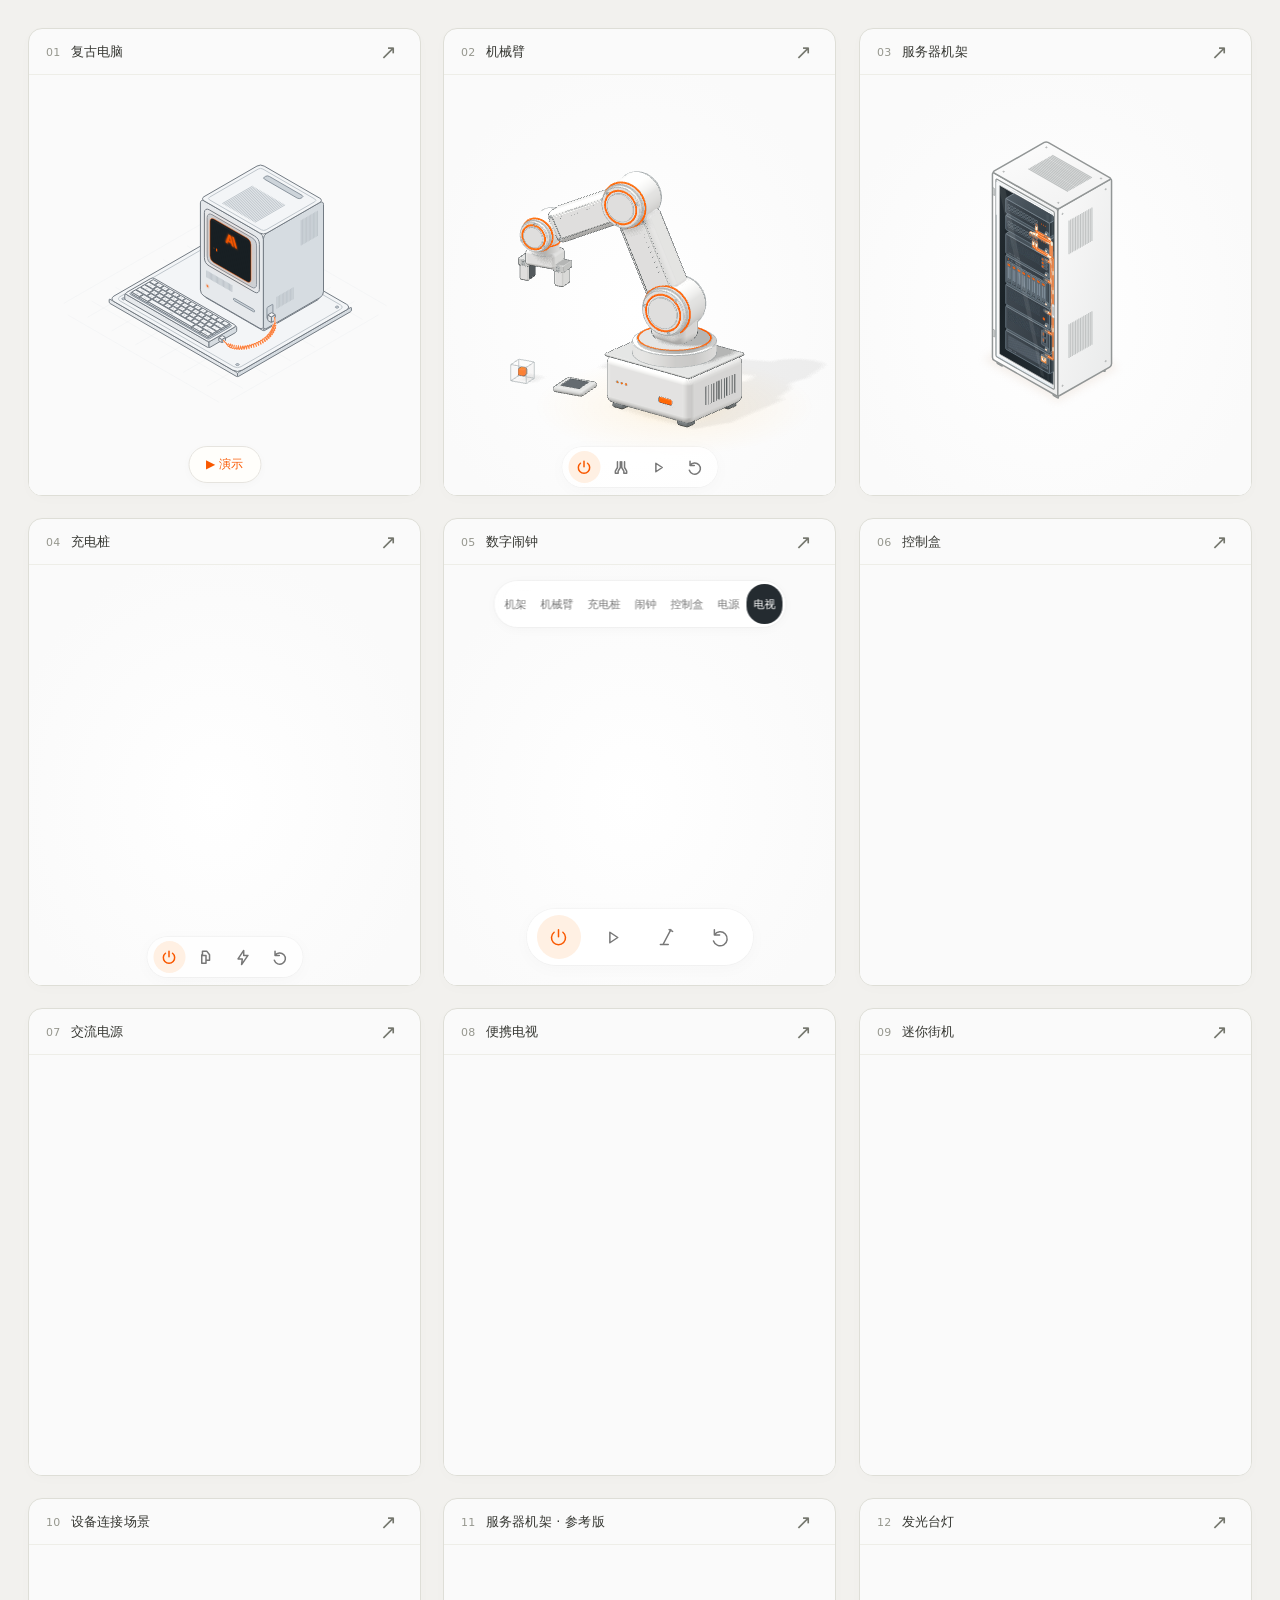
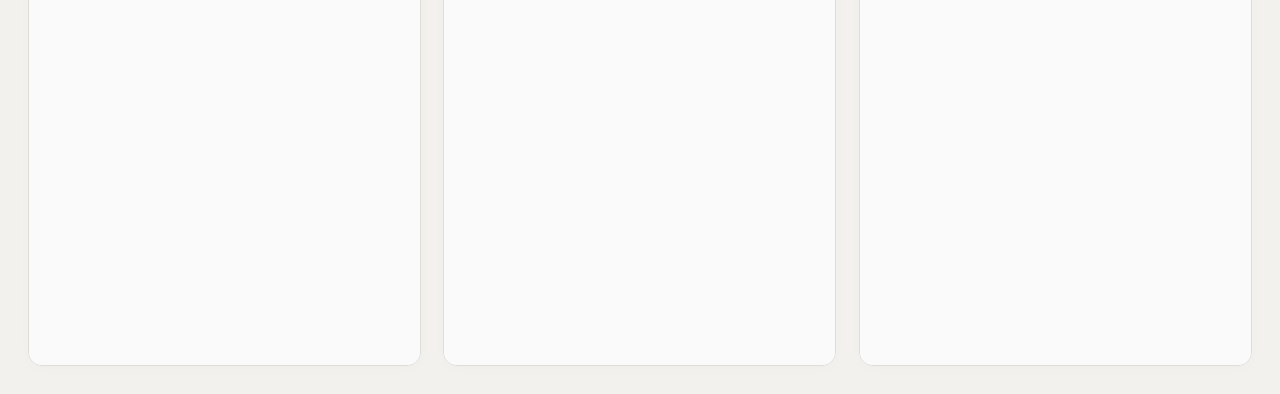
<file: index.html>
<!doctype html><html lang="zh-CN"><head><meta charset="utf-8"><meta name="viewport" content="width=device-width,initial-scale=1"><title>交互物件宫格</title><meta http-equiv="refresh" content="0;url=rack.html"><script>location.replace('rack.html'+location.search+location.hash)</script></head><body><a href="rack.html">打开作品宫格</a></body></html>
</file>
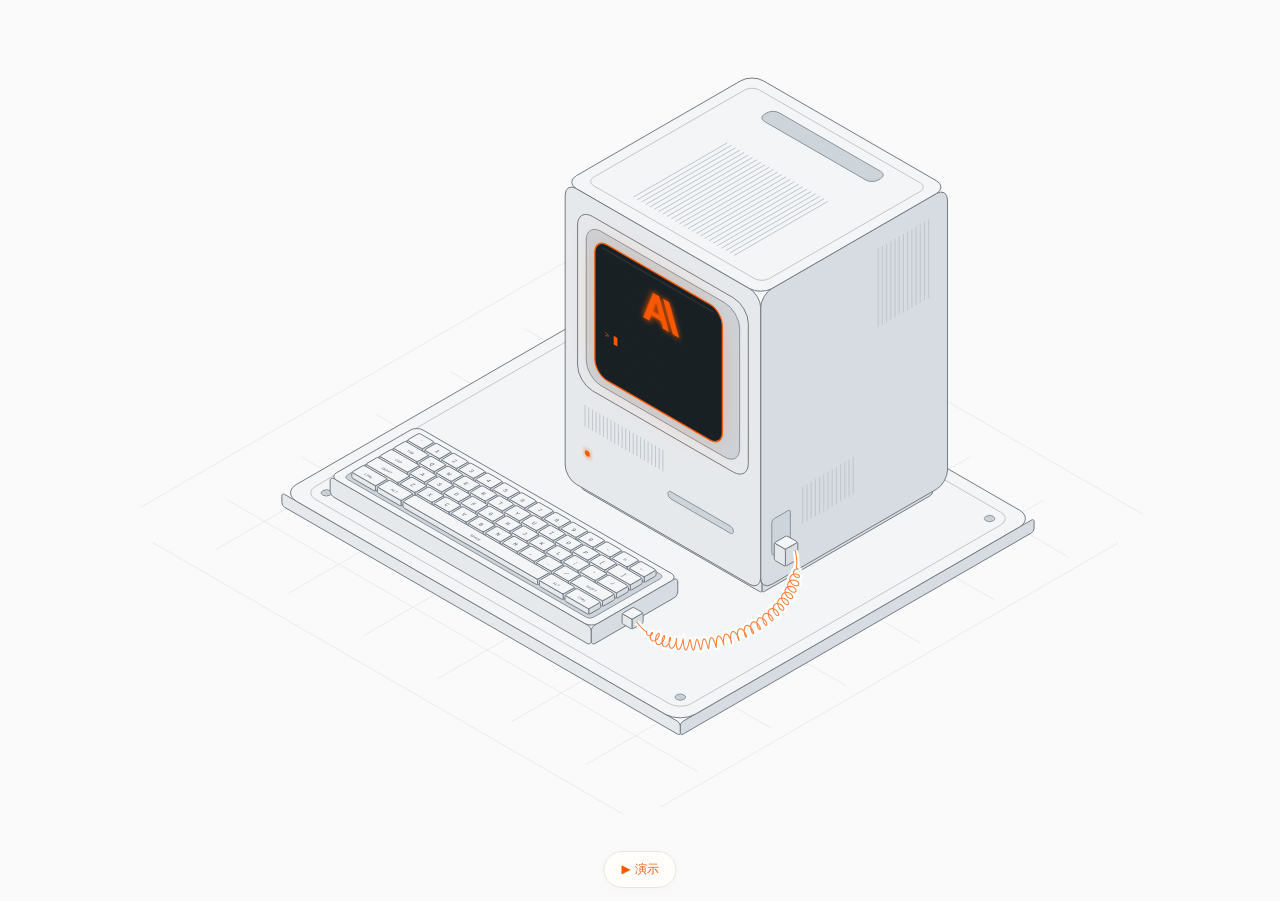
<file: collection/computer/index.html>
<!doctype html>
<html lang="zh-CN">
<head>
<meta charset="UTF-8">
<meta name="viewport" content="width=device-width,initial-scale=1">
<meta name="theme-color" content="#101113">
<meta name="description" content="可交互的 SVG 等距复古电脑：打字、开关机、线缆信号与可调发光颜色。">
<title>交互物件 · 设备收藏</title>
<style>
:root{color-scheme:dark;--bg:#101113;--panel:#17181a;--line:#626467;--detail:#34373a;--body:#202224;--top:#2a2d30;--side:#191b1d;--ink:#a3a6aa;--bright:#eeefed;--accent:#f95800;--hi:#f95800;--wash:#f9580012}
*{box-sizing:border-box}body{margin:0;background:var(--bg);color:var(--ink);font-family:"SFMono-Regular",Consolas,"Microsoft YaHei",monospace;-webkit-font-smoothing:antialiased;font-size:13px;font-variant-numeric:tabular-nums}button,input{font:inherit}button{cursor:pointer}button:focus-visible,input:focus-visible,a:focus-visible{outline:2px solid var(--accent);outline-offset:5px}button:active{transform:scale(.96)}button{transition:transform 140ms ease-out,color 140ms ease-out,background 140ms ease-out}main{max-width:1280px;margin:auto;padding:34px 36px 26px}.topbar{display:flex;align-items:center;justify-content:space-between;padding-bottom:26px;border-bottom:1px solid #2b2d30}.brand{color:var(--bright);display:flex;align-items:center;gap:12px}.brand i{width:8px;height:8px;border-radius:50%;background:var(--accent);box-shadow:0 0 12px var(--accent)}.edition{font-size:11px;color:#81858a}.layout{display:grid;grid-template-columns:230px minmax(0,1fr);gap:36px;padding-top:30px}.sidebar{display:flex;flex-direction:column}.eyebrow{font-size:11px;color:#85898f;margin:0 0 18px}.object-nav{background:#1b1d20;border:1px solid #34363a;border-radius:12px;min-height:52px;padding:15px 16px;text-align:left;color:var(--bright);display:flex;gap:17px;align-items:center}.object-nav span:first-child{color:var(--accent)}h1{font-size:28px;line-height:1.4;font-weight:500;color:var(--bright);text-wrap:balance;margin:38px 0 14px}.description{font-family:"Microsoft YaHei",sans-serif;font-size:13px;line-height:1.9;max-width:225px;text-wrap:pretty}.rule{width:28px;height:1px;background:var(--accent);margin-top:26px}.controls{margin-top:26px}.controls label,.controls-title{display:block;font-size:11px;color:#a0a3a8;margin-bottom:12px}.palette{display:flex;gap:6px;flex-wrap:wrap}.swatch{width:40px;height:40px;background:none;border:1px solid transparent;border-radius:50%;display:grid;place-items:center;padding:0}.swatch i{width:14px;height:14px;background:var(--sw);border-radius:50%}.swatch[aria-pressed=true]{border-color:#74777c}.swatch[aria-pressed=true] i{box-shadow:0 0 14px var(--sw)}.actions{display:grid;gap:10px;margin-top:24px}.action{min-height:42px;border:1px solid #34363a;border-radius:8px;background:#1b1d20;color:#c3c6c9;text-align:left;padding:10px 13px;display:flex;justify-content:space-between;align-items:center}.action:hover{background:#24272a;color:var(--bright)}.action.primary{color:var(--accent)}.shortcut{font-size:10px;color:#8e9399}.sidebar-foot{margin-top:auto;padding-top:32px;font-size:10px;line-height:1.9;color:#81858a}.canvas-card{min-width:0;background:var(--panel);border-radius:18px;border:1px solid #2c2f32;overflow:hidden}.canvas-head{display:flex;justify-content:space-between;gap:16px;padding:23px 26px 0;font-size:11px}.canvas-head strong{color:#d8dadd;font-weight:400}.status{display:flex;align-items:center;gap:8px}.status i{width:5px;height:5px;border-radius:50%;background:var(--accent)}.status.off i{background:#626467}.stage-wrap{background:radial-gradient(ellipse 45% 45% at 52% 51%,var(--wash),transparent 75%);transition:opacity 180ms ease-out}.stage-wrap.off{background:none}#stage{width:100%;height:auto;display:block;aspect-ratio:850/630;user-select:none;touch-action:manipulation}.canvas-foot{border-top:1px solid #292c2f;display:flex;justify-content:space-between;align-items:center;gap:14px;padding:16px 24px;font-size:11px}.canvas-foot span:last-child{color:#c0c3c6}.entry{padding:17px 24px 21px;display:flex;gap:12px;align-items:center;border-top:1px solid #292c2f}.entry label{white-space:nowrap;color:#8f959b;font-size:11px}.entry input{width:100%;min-width:0;color:var(--bright);background:#101214;border:1px solid #34383c;border-radius:7px;padding:10px 12px;height:40px}.entry input:disabled{opacity:.45}.footer{display:flex;justify-content:space-between;gap:18px;margin-top:25px;font-size:10px;color:#85898f}.footer a{color:#a0a5ac;text-decoration:none}.footer a:hover{color:var(--accent)}.face{fill:var(--body);stroke:var(--line);stroke-width:1;stroke-linejoin:round;vector-effect:non-scaling-stroke}.face.top{fill:var(--top)}.face.side{fill:var(--side)}.detail{fill:none;stroke:var(--detail);stroke-width:1;vector-effect:non-scaling-stroke}.recess{fill:#111315;stroke:#53565a;stroke-width:1;vector-effect:non-scaling-stroke}.fine-label{fill:#8d9298;font-family:Consolas,monospace}.key{cursor:pointer}.key .movable{transition:transform 100ms ease-out}.key.down .movable{transform:translateY(3px)}.key .face{transition:fill 180ms ease-out,stroke 180ms ease-out}.key:hover .face.top,.key:focus-visible .face.top{stroke:var(--hi)}.key:focus-visible{outline:none}.key.down .face{fill:var(--accent);stroke:var(--hi)}.key.down .face.top{fill:var(--hi)}.key.down .fine-label{fill:#2b160a}.power-object{cursor:pointer}.power-object:focus-visible{outline:none}.power-object:focus-visible .face{stroke:var(--accent)}.glass{fill:#131718;stroke:#595f61;stroke-width:1;transition:fill 180ms ease-out}.on .glass{fill:#1a201d;stroke:var(--accent)}.crt,.halo{opacity:0;transition:opacity 180ms ease-out}.on .crt{opacity:1}.on .halo{opacity:.2}.screen-ink{fill:var(--hi);font-family:Consolas,"Microsoft YaHei",monospace}.screen-line{stroke:var(--accent);stroke-width:.4;opacity:.06}.led{fill:#373e3b}.on .led{fill:var(--accent)}.wire{fill:none;stroke:#76797b;stroke-width:1.1;vector-effect:non-scaling-stroke;stroke-linecap:round}.wire-under{fill:none;stroke:#101214;stroke-width:4}.on .wire{stroke:var(--accent);opacity:.75}.pulse{fill:none;stroke:var(--hi);stroke-width:2.2;stroke-dasharray:60 1000;stroke-dashoffset:60;opacity:0;stroke-linecap:round}.pulse.go{animation:flow 650ms linear}.cursor{animation:blink 1.1s steps(1) infinite}@keyframes flow{0%{stroke-dashoffset:60;opacity:1}90%{opacity:1}100%{stroke-dashoffset:-1000;opacity:0}}@keyframes blink{50%{opacity:0}}.floor-grid{stroke:#303438;stroke-width:.6;fill:none;opacity:.35}.powered-label{fill:var(--accent)}
@media(max-width:900px){main{padding:24px 20px}.layout{grid-template-columns:180px minmax(0,1fr);gap:20px}h1{font-size:24px}.canvas-head{padding:18px 18px 0}.canvas-foot,.entry{padding-inline:18px}.canvas-foot{font-size:10px}}
@media(max-width:640px){main{padding:20px 14px}.edition{font-size:9px}.layout{grid-template-columns:1fr;padding-top:18px;gap:18px}.sidebar{display:grid;grid-template-columns:1fr auto;gap:12px 18px}.eyebrow,.object-nav,.description,.rule,.sidebar-foot{display:none}h1{margin:0;font-size:22px}.controls{margin:0;grid-column:2;grid-row:1/3}.controls-title{margin-bottom:4px}.palette{gap:0}.swatch{width:36px;height:40px}.actions{margin:0;grid-column:1/-1;display:flex;gap:6px}.action{padding:9px 10px;font-size:11px;white-space:nowrap}.shortcut{display:none}.canvas-head{font-size:10px}.canvas-foot{padding:14px;font-size:10px}.entry{padding:14px;gap:9px}.footer{font-size:9px}.stage-wrap{overflow:hidden}}
h1{margin-top:12px}.layout{padding-top:0}.entry{padding:18px 24px}.actions{margin-top:20px}@media(max-width:640px){.controls{grid-row:1}.sidebar{align-items:center}h1{margin:0}.actions{margin-top:0}}

/* Compact left-aligned layout and theme tokens. */
main{max-width:1540px;margin:0;padding:32px}.layout{grid-template-columns:220px minmax(0,1fr);gap:28px}.canvas-card{position:relative}
.key:focus,.power-object:focus{outline:none}.key:focus-visible .face.top{stroke:var(--accent);stroke-width:2}
.theme-toggle{position:absolute;top:18px;right:18px;z-index:1;width:42px;height:42px;display:grid;place-items:center;border:1px solid #3e4247;border-radius:50%;background:#202326;color:#e6e8eb}.theme-toggle:hover{background:#2e3236}.theme-toggle svg{width:20px;height:20px}
:root[data-theme="light"]{color-scheme:light;--bg:#f2f3f4;--panel:#fff;--line:#737b83;--detail:#bfc6cc;--body:#e6e9ec;--top:#f3f5f7;--side:#d6dce1;--ink:#545c64;--bright:#171b20}
[data-theme="light"] .canvas-card{border-color:#d5dbe0}[data-theme="light"] .action{background:#fff;border-color:#cfd5db;color:#414951}[data-theme="light"] .action:hover{background:#e8edf1}[data-theme="light"] .action.primary{color:var(--accent)}
[data-theme="light"] .entry{border-color:#d5dbe0}[data-theme="light"] .entry input{background:#f3f5f7;border-color:#cbd3da}[data-theme="light"] .theme-toggle{background:#f3f5f7;border-color:#cbd3da;color:#222a31}[data-theme="light"] .theme-toggle:hover{background:#e2e8ed}
[data-theme="light"] .recess{fill:#cdd4da;stroke:#8a949e}[data-theme="light"] .fine-label{fill:#525d68}[data-theme="light"] .key.down .fine-label{fill:#172027}[data-theme="light"] .wire-under{stroke:#fff}[data-theme="light"] .floor-grid{stroke:#c0c8d0}[data-theme="light"] .glass{fill:#222a30}[data-theme="light"] .on .glass{fill:#172024}
@media(max-width:900px){main{padding:24px 20px}.layout{grid-template-columns:180px minmax(0,1fr);gap:20px}}
@media(max-width:640px){main{padding:20px 14px}.layout{grid-template-columns:1fr;gap:18px}.theme-toggle{top:12px;right:12px;width:40px;height:40px}}

@media(prefers-reduced-motion:reduce){*,*::before,*::after{animation:none!important;transition:none!important}}

.object-switch{display:flex;gap:8px;margin-bottom:22px}.object-switch button{min-height:42px;padding:10px 18px;border:1px solid #3e454d;border-radius:9px;background:transparent;color:var(--bright);font-size:13px}.object-switch button[aria-pressed="true"]{background:var(--panel);border-color:var(--accent);color:var(--accent)}
.layout[hidden],#case-view[hidden]{display:none!important}#case-view{display:block;width:100%;height:calc(100dvh - 124px);min-height:650px;border:0;border-radius:18px;background:transparent}
@media(max-width:640px){.object-switch{margin-bottom:18px}.object-switch button{flex:1;padding:10px}.object-switch{width:100%}#case-view{min-height:620px;height:calc(100dvh - 112px)}}

.object-frame[hidden]{display:none!important}.object-frame{display:block;width:100%;height:calc(100dvh - 124px);min-height:650px;border:0;border-radius:18px;background:transparent}.object-switch{overflow-x:auto;scrollbar-width:thin}.object-switch button{flex:none;white-space:nowrap}
@media(max-width:640px){.object-switch button{flex:none;padding:10px 14px}.object-frame{min-height:660px;height:calc(100dvh - 112px)}}
</style>
<link rel="stylesheet" href="../collection.css"></head>
<body>
<main>
<nav class="object-switch" aria-label="切换作品"><button id="show-computer" aria-pressed="false" aria-controls="computer-view">复古电脑</button><button id="show-case" aria-pressed="false" aria-controls="case-view">海景机箱</button><button id="show-rack" aria-pressed="true" aria-controls="rack-view">服务器机架</button></nav>

<div class="layout" id="computer-view" hidden>
<aside class="sidebar">


<h1>一台会回应<br>你的老电脑。</h1>


<div class="controls"><div class="palette" role="group" aria-label="发光颜色"></div></div>
<div class="actions">
<button class="action primary" id="demo">播放演示 </button>
<button class="action" id="power" aria-pressed="true">关闭电源 </button>
<button class="action" id="sound" aria-pressed="false">按键声音：关 </button>
</div>

</aside>
<section class="canvas-card" aria-label="可交互的等距电脑">
<button class="theme-toggle" id="theme" aria-label="切换为白色主题" aria-pressed="false" title="黑白切换"><svg viewBox="0 0 24 24" aria-hidden="true"><circle cx="12" cy="12" r="8" fill="none" stroke="currentColor" stroke-width="1.5"/><path d="M12 4a8 8 0 0 0 0 16Z" fill="currentColor"/></svg></button>

<div class="stage-wrap"><svg id="stage" class="on" viewBox="0 0 850 630" xmlns="http://www.w3.org/2000/svg" role="group" aria-label="等距复古电脑。点击键帽输入，点击机身开关电源。"></svg></div>

<div class="entry"><input id="typing" type="text" autocomplete="off" spellcheck="false" maxlength="240" placeholder="输入文字…" aria-label="输入到电脑屏幕"></div>
</section>
</div>





<div id="announcement" role="status" aria-live="polite" style="position:absolute;width:1px;height:1px;overflow:hidden;clip-path:inset(50%)"></div>
</main>
<script src="app.js"></script>
<script src="../collection.js"></script></body>
</html>
</file>
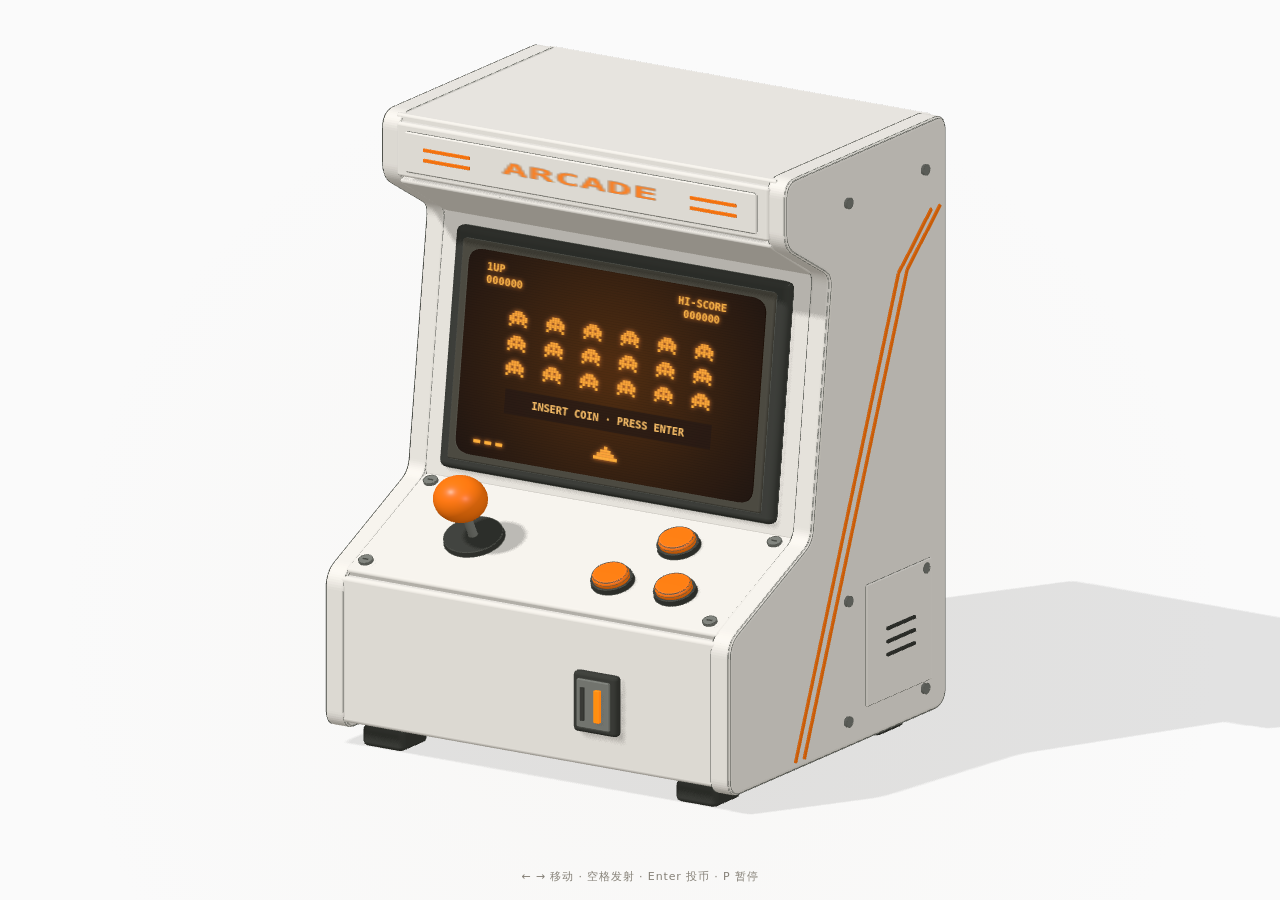
<file: arcade.html>
<!doctype html><html lang="zh-CN"><head><meta charset="utf-8"><meta name="viewport" content="width=device-width,initial-scale=1"><title>迷你街机</title><link rel="icon" href="data:,"><link rel="stylesheet" href="arcade.css?v=59"><script type="importmap">{"imports":{"three":"./vendor/three.module.js"}}</script></head><body><main><div id="arcade-stage"></div><p class="hint">← → 移动 · 空格发射 · Enter 投币 · P 暂停</p></main><div hidden><canvas id="game" width="352" height="241"></canvas><div id="joystick"><div id="stick"></div></div></div><script src="arcade.js?v=59"></script><script type="module" src="arcade-3d.js?v=59"></script></body></html>
</file>
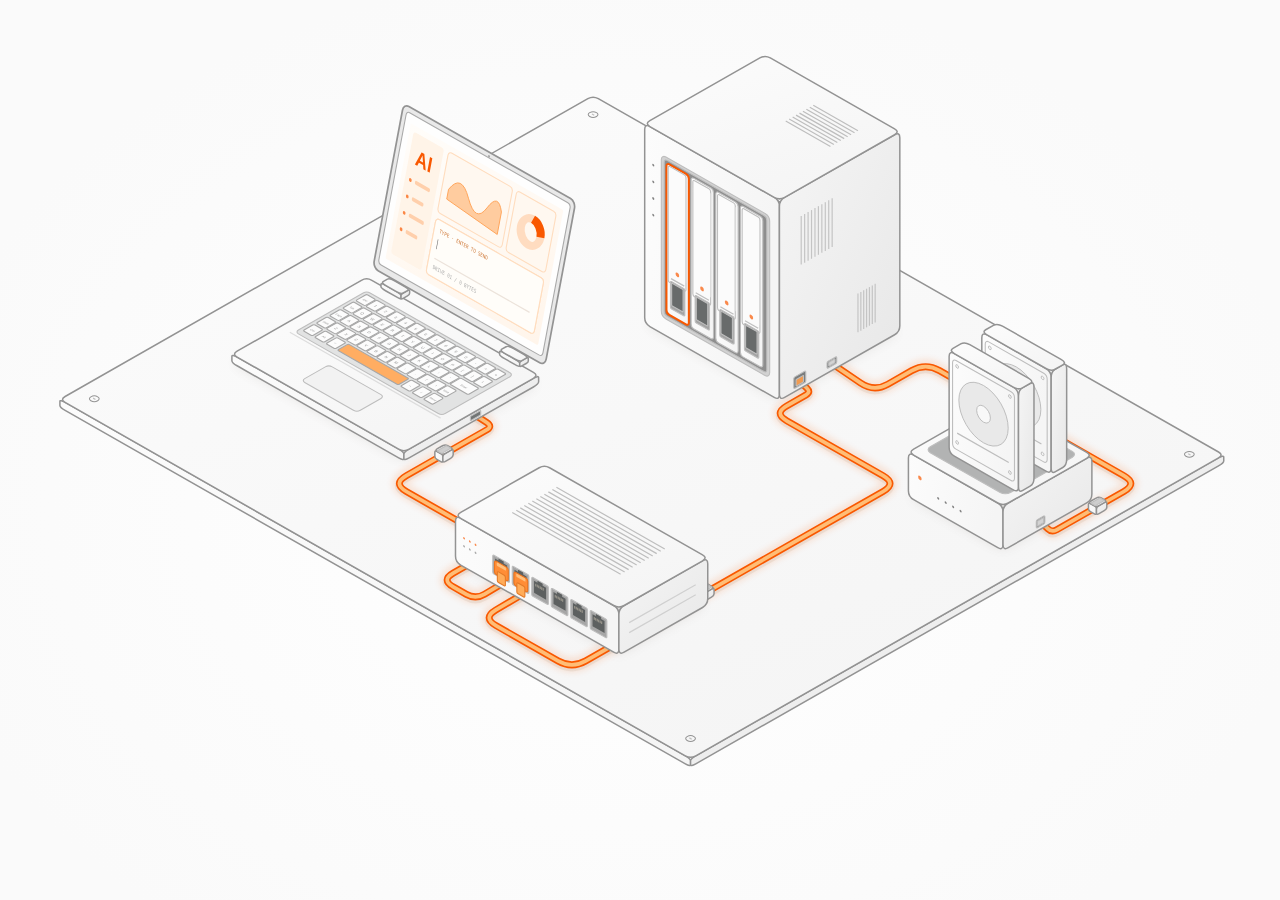
<file: network.html>
<!doctype html>
<html lang="zh-CN"><head><meta charset="utf-8"><meta name="viewport" content="width=device-width,initial-scale=1"><title>产品设备场景</title><link rel="icon" href="data:,"><link rel="stylesheet" href="style.css"></head>
<body><main aria-label="交互式设备系统"><svg id="scene" viewBox="0 0 1440 1080" xmlns="http://www.w3.org/2000/svg" role="group" aria-label="笔记本通过交换机连接 NAS，硬盘座通过 USB 连接 NAS"></svg><span id="status" class="sr-only" role="status" aria-live="polite" aria-atomic="true"></span></main><script src="scene.js"></script><script src="interaction.js"></script></body></html>
</file>
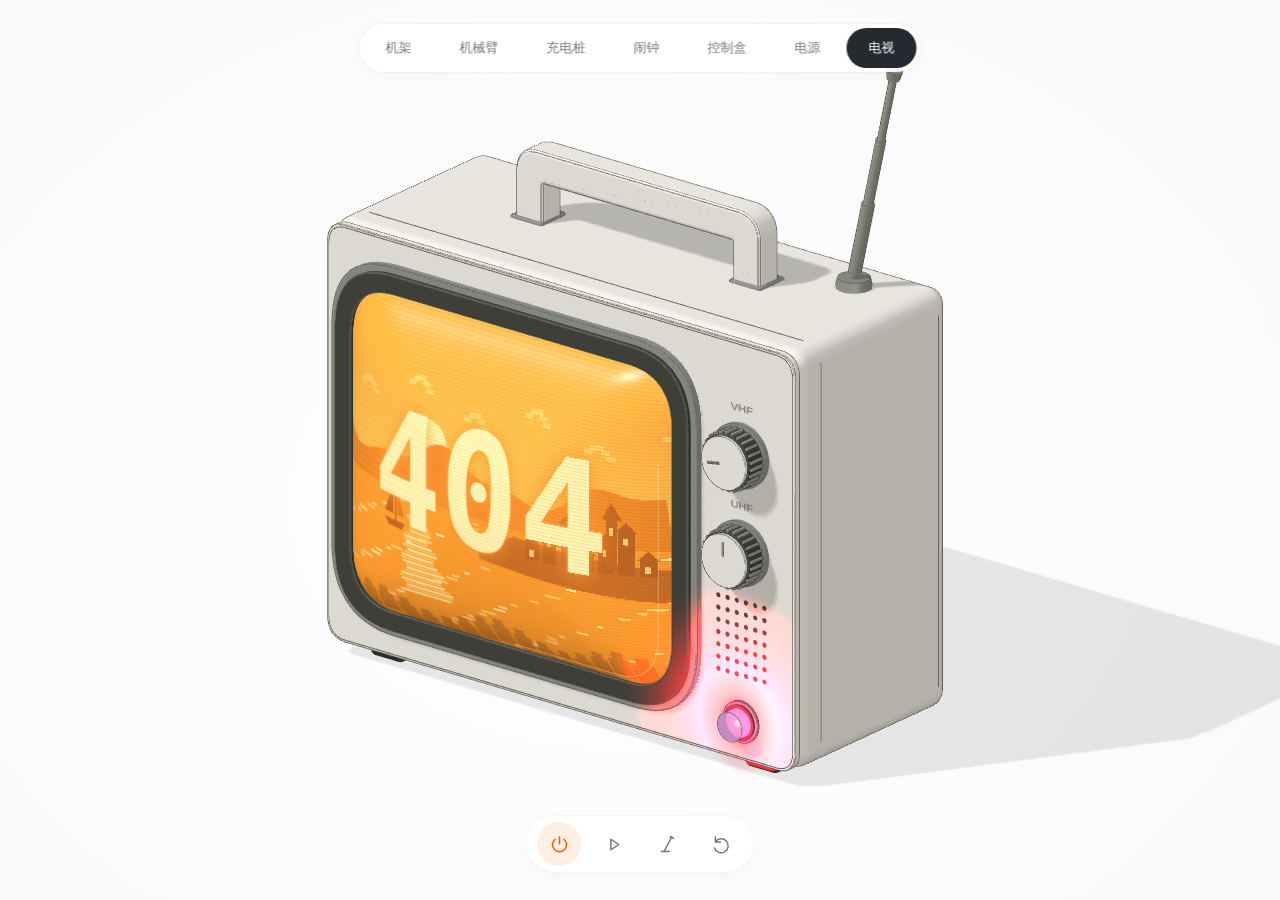
<file: object.html>
<!doctype html>
<html lang="zh-CN"><head><meta charset="utf-8"><meta name="viewport" content="width=device-width,initial-scale=1"><title>交互机械物件</title><link rel="icon" href="data:,"><link rel="stylesheet" href="style.css"><link rel="stylesheet" href="rack.css?v=6"><link rel="stylesheet" href="robot.css?v=8"><link rel="stylesheet" href="charger.css?v=11"><link rel="stylesheet" href="clock.css?v=20"><link rel="stylesheet" href="controller.css?v=21"><link rel="stylesheet" href="power-supply.css?v=24"><link rel="stylesheet" href="television.css?v=33"><script type="importmap">{"imports":{"three":"./vendor/three.module.js"}}</script><link rel="stylesheet" href="embedded.css?v=53"></head>
<body data-product="tv"><nav class="product-switch" aria-label="切换物件"><button type="button" data-show="rack" aria-pressed="false">机架</button><button type="button" data-show="robot" aria-pressed="false">机械臂</button><button type="button" data-show="charger" aria-pressed="false">充电桩</button><button type="button" data-show="clock" aria-pressed="false">闹钟</button><button type="button" data-show="controller" aria-pressed="false">控制盒</button><button type="button" data-show="supply" aria-pressed="false">电源</button><button type="button" data-show="tv" aria-pressed="true">电视</button></nav>
<main><section id="rack-panel" hidden aria-label="服务器机架"><svg id="rack" viewBox="0 0 1440 1080" xmlns="http://www.w3.org/2000/svg" role="group" aria-label="可操作的服务器机架，电源、网络端口、八块硬盘与散热单元"></svg><span id="rack-status" class="sr-only" role="status" aria-live="polite"></span></section>
<section id="robot-panel" hidden aria-label="交互机械臂"><div id="robot-stage"></div><div class="robot-controls" role="group" aria-label="机械臂操作"><button id="robot-power" aria-label="机械臂电源，快捷键 P" title="电源 · P" aria-pressed="true"><svg viewBox="0 0 24 24" aria-hidden="true"><path d="M12 3v8M7 6a8 8 0 1 0 10 0"/></svg></button><button id="robot-grip" aria-label="夹爪开合，快捷键空格" title="夹爪 · 空格" aria-pressed="false"><svg viewBox="0 0 24 24" aria-hidden="true"><path d="M7 4v8l-3 5v3h4v-3l3-5V4m6 0v8l3 5v3h-4v-3l-3-5V4"/></svg></button><button id="robot-cycle" aria-label="自动抓取和放置" title="抓取演示"><svg viewBox="0 0 24 24" aria-hidden="true"><path d="m9 6 9 6-9 6Z"/></svg></button><button id="robot-reset" aria-label="复位，快捷键 R" title="复位 · R"><svg viewBox="0 0 24 24" aria-hidden="true"><path d="M5 9a8 8 0 1 1-1 7M5 3v6h6"/></svg></button></div><span id="robot-status" class="sr-only" role="status" aria-live="polite"></span></section><section id="charger-panel" hidden aria-label="交互充电桩"><div id="charger-stage"></div><div class="robot-controls" role="group" aria-label="充电桩操作"><button id="charger-power" aria-label="充电桩电源，快捷键 P" title="电源 · P" aria-pressed="true"><svg viewBox="0 0 24 24" aria-hidden="true"><path d="M12 3v8M7 6a8 8 0 1 0 10 0"/></svg></button><button id="charger-gun" aria-label="取枪或归位，快捷键空格" title="取枪 / 归位 · 空格" aria-pressed="false"><svg viewBox="0 0 24 24" aria-hidden="true"><path d="M7 3h6l4 5v8h-5V9H7ZM12 16v4H6V8h1"/></svg></button><button id="charger-charge" aria-label="充电灯光演示，快捷键 C" title="充电演示 · C" aria-pressed="false"><svg viewBox="0 0 24 24" aria-hidden="true"><path d="m13 2-8 12h6l-1 8 9-13h-6Z"/></svg></button><button id="charger-reset" aria-label="复位，快捷键 R" title="复位 · R"><svg viewBox="0 0 24 24" aria-hidden="true"><path d="M5 9a8 8 0 1 1-1 7M5 3v6h6"/></svg></button></div><span id="charger-status" class="sr-only" role="status" aria-live="polite"></span></section><section id="clock-panel" hidden aria-label="交互数字闹钟"><div id="clock-stage"></div><div class="clock-features"><div class="clock-modes" role="group" aria-label="屏幕界面"><button data-clock-mode="time" aria-pressed="true">时间</button><button data-clock-mode="date" aria-pressed="false">日历</button><button data-clock-mode="timer" aria-pressed="false">倒计时</button><button data-clock-mode="stopwatch" aria-pressed="false">秒表</button><button data-clock-mode="focus" aria-pressed="false">专注</button></div><div class="clock-options"><select id="clock-duration" aria-label="倒计时时长"><option value="1">1 分钟</option><option value="5">5 分钟</option><option value="15">15 分钟</option><option value="25" selected>25 分钟</option><option value="45">45 分钟</option><option value="60">60 分钟</option></select><button id="clock-run">开始</button><button id="clock-reset">复位</button><button id="clock-format">12 小时</button><button id="clock-brightness" aria-pressed="false">亮度</button></div></div><div class="robot-controls" role="group" aria-label="闹钟操作">
<button id="clock-snooze" aria-label="关闭或唤醒整个屏幕，快捷键 S" title="关闭 / 唤醒屏幕 · S"><svg viewBox="0 0 24 24" aria-hidden="true"><path d="M6 6h10L6 18h10"/></svg></button>
<button id="clock-alarm" aria-label="设置闹钟，快捷键 A" title="设置闹钟 · A"><svg viewBox="0 0 24 24" aria-hidden="true"><path d="M6 16V9a6 6 0 0 1 12 0v7l2 2H4Zm4 5h4"/></svg></button>
<button id="clock-time" aria-label="设置时间，快捷键 T" title="校时 · T"><svg viewBox="0 0 24 24" aria-hidden="true"><circle cx="12" cy="12" r="9"/><path d="M12 6v6l4 2"/></svg></button>
<button id="clock-demo" aria-label="六秒闹钟演示，快捷键 D" title="闹钟演示 · D"><svg viewBox="0 0 24 24" aria-hidden="true"><path d="m9 6 9 6-9 6Z"/></svg></button></div><span id="clock-status" class="sr-only" role="status" aria-live="polite"></span></section>
<section id="controller-panel" hidden aria-label="工业控制盒"><div id="controller-stage"></div><div class="robot-controls" role="group" aria-label="控制盒操作"><button id="controller-power" aria-label="泵运行或停止，快捷键空格或 P" title="泵开关 · 空格 / P" aria-pressed="true"><svg viewBox="0 0 24 24" aria-hidden="true"><path d="M12 3v8M7 6a8 8 0 1 0 10 0"/></svg></button><button id="controller-menu" aria-label="切换总览、趋势和设置，快捷键 M" title="切换界面 · M"><svg viewBox="0 0 24 24" aria-hidden="true"><path d="M5 6h14M5 12h14M5 18h14"/></svg></button><button id="controller-reset" aria-label="复位，快捷键 R" title="复位 · R"><svg viewBox="0 0 24 24" aria-hidden="true"><path d="M5 9a8 8 0 1 1-1 7M5 3v6h6"/></svg></button></div><span id="controller-status" class="sr-only" role="status" aria-live="polite"></span></section>
<section id="supply-panel" hidden aria-label="交流电源"><div id="supply-stage"></div><div class="robot-controls" role="group" aria-label="交流电源操作"><button id="supply-power" aria-label="电源开关，快捷键 P" title="电源 · P" aria-pressed="true"><svg viewBox="0 0 24 24" aria-hidden="true"><path d="M12 3v8M7 6a8 8 0 1 0 10 0"/></svg></button><button id="supply-mode" aria-label="切换模式，快捷键 M" title="模式 · M"><svg viewBox="0 0 24 24" aria-hidden="true"><path d="M5 6h14M5 12h14M5 18h14"/></svg></button><button id="supply-set" aria-label="参数设置，快捷键 S" title="设置 · S"><svg viewBox="0 0 24 24" aria-hidden="true"><path d="M4 7h16M4 17h16M8 4v6M16 14v6"/></svg></button><button id="supply-reset" aria-label="复位，快捷键 R" title="复位 · R"><svg viewBox="0 0 24 24" aria-hidden="true"><path d="M5 9a8 8 0 1 1-1 7M5 3v6h6"/></svg></button></div><span id="supply-status" class="sr-only" role="status" aria-live="polite"></span></section><section id="tv-panel" aria-label="便携电视等距插画"><div id="tv-stage"></div><div class="robot-controls" role="group" aria-label="电视操作"><button id="tv-toggle" title="电源 · P" aria-label="电视电源" aria-pressed="true"><svg viewBox="0 0 24 24" aria-hidden="true"><path d="M12 3v8M7 6a8 8 0 1 0 10 0"/></svg></button><button id="tv-next" title="切换频道" aria-label="切换频道"><svg viewBox="0 0 24 24" aria-hidden="true"><path d="m9 6 9 6-9 6Z"/></svg></button><button id="tv-aerial" title="伸缩天线 · A" aria-label="伸缩天线"><svg viewBox="0 0 24 24" aria-hidden="true"><path d="M8 20 17 3M5 20h9M15 3l4 2"/></svg></button><button id="tv-reset" title="复位 · R" aria-label="复位"><svg viewBox="0 0 24 24" aria-hidden="true"><path d="M5 9a8 8 0 1 1-1 7M5 3v6h6"/></svg></button></div><span id="tv-status" class="sr-only" role="status" aria-live="polite"></span></section></main><dialog id="clock-dialog" class="clock-dialog" aria-labelledby="clock-dialog-title"><form id="clock-form"><h2 id="clock-dialog-title">设置时间</h2><label class="sr-only" for="clock-input">时间</label><input id="clock-input" type="time" required><label id="clock-enabled-row"><input id="clock-enabled" type="checkbox">启用闹钟</label><label id="clock-sound-row"><input id="clock-sound" type="checkbox">提示音</label><footer><button id="clock-cancel" type="button">取消</button><button type="submit">保存</button></footer></form></dialog>
<script type="module" src="object-loader.js?v=53"></script></body></html>
</file>
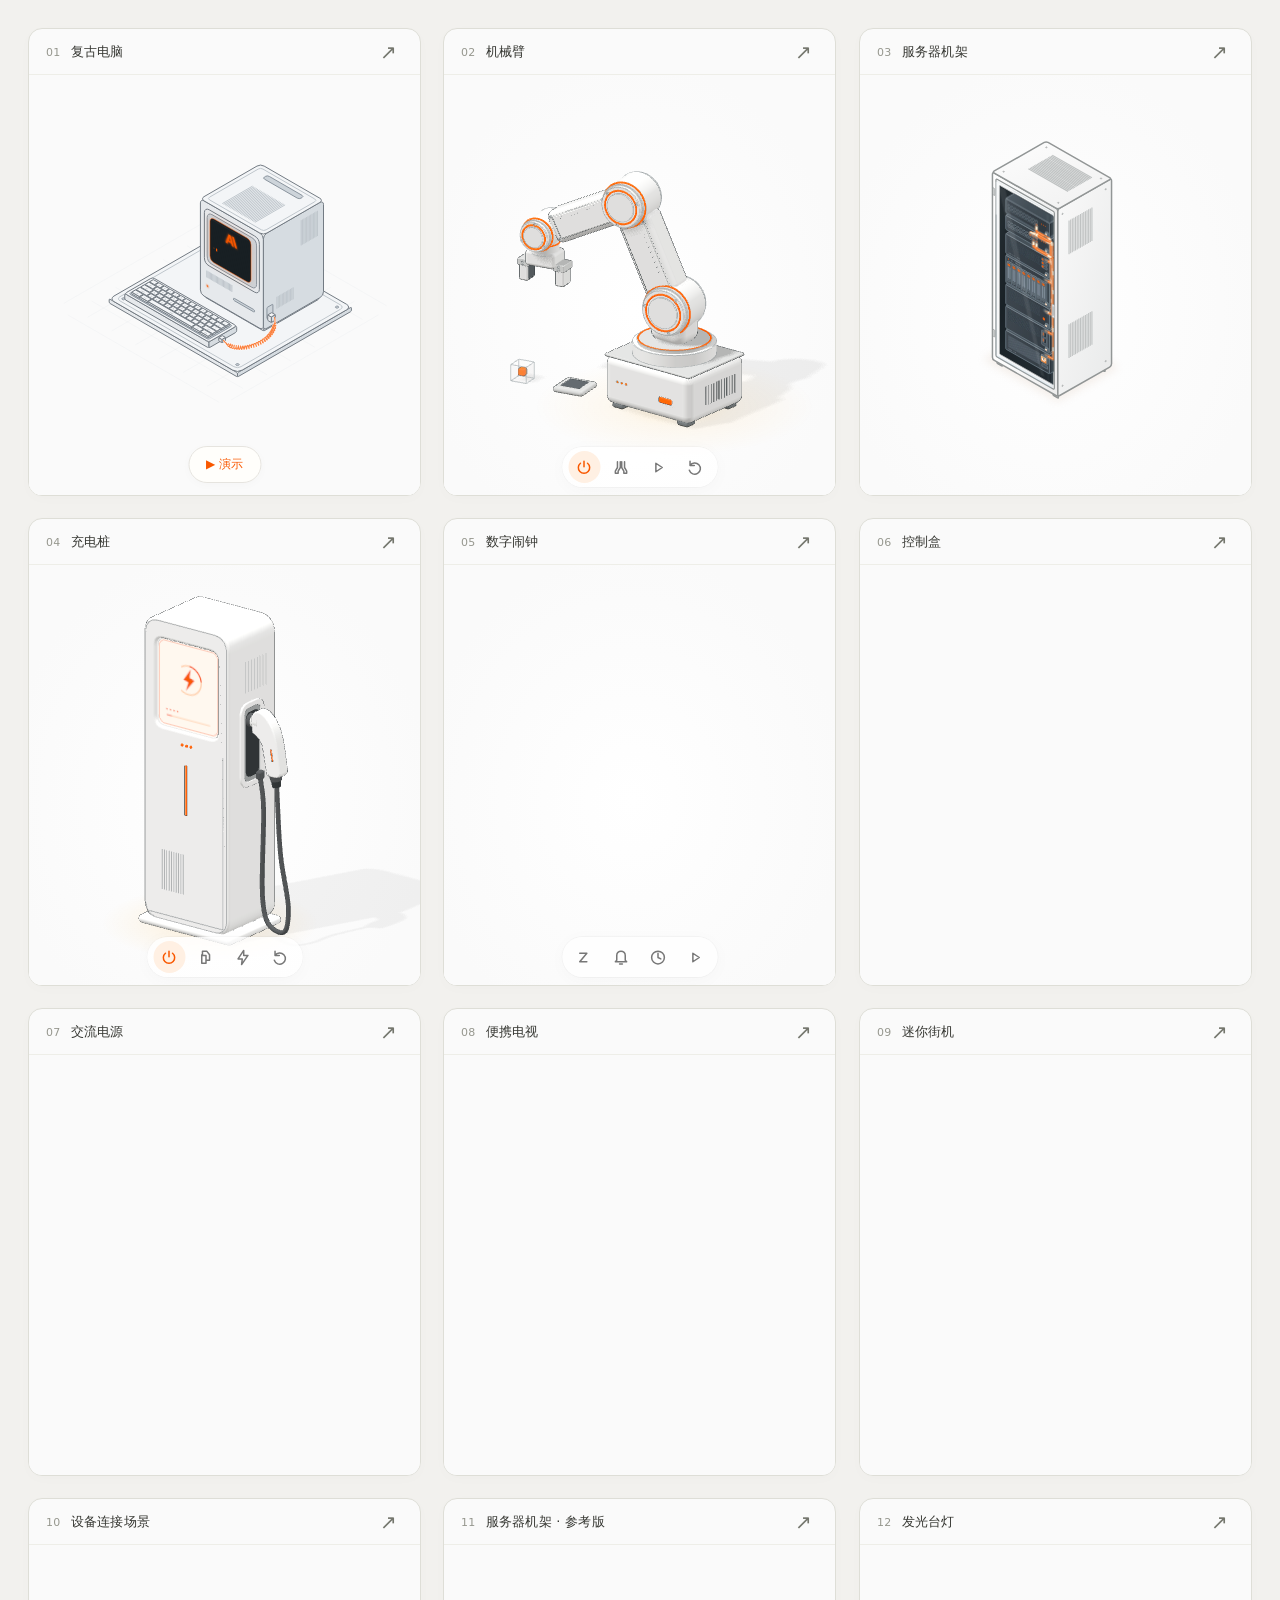
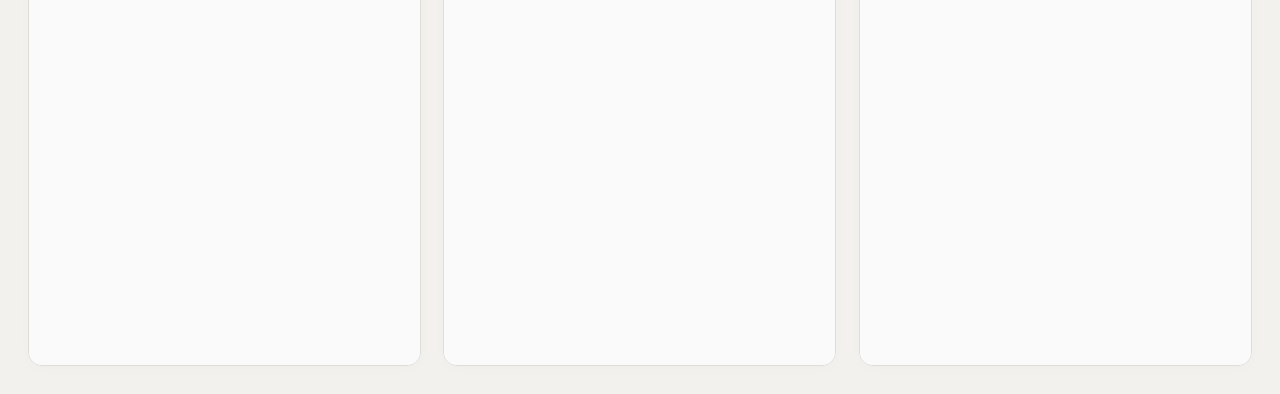
<file: rack.html>
<!doctype html>
<html lang="zh-CN"><head><meta charset="utf-8"><meta name="viewport" content="width=device-width,initial-scale=1"><title>交互物件 · 作品宫格</title><link rel="icon" href="data:,"><link rel="stylesheet" href="gallery.css?v=53"></head><body><main aria-label="全部交互作品"></main><script type="module" src="gallery.js?v=59"></script></body></html>
</file>
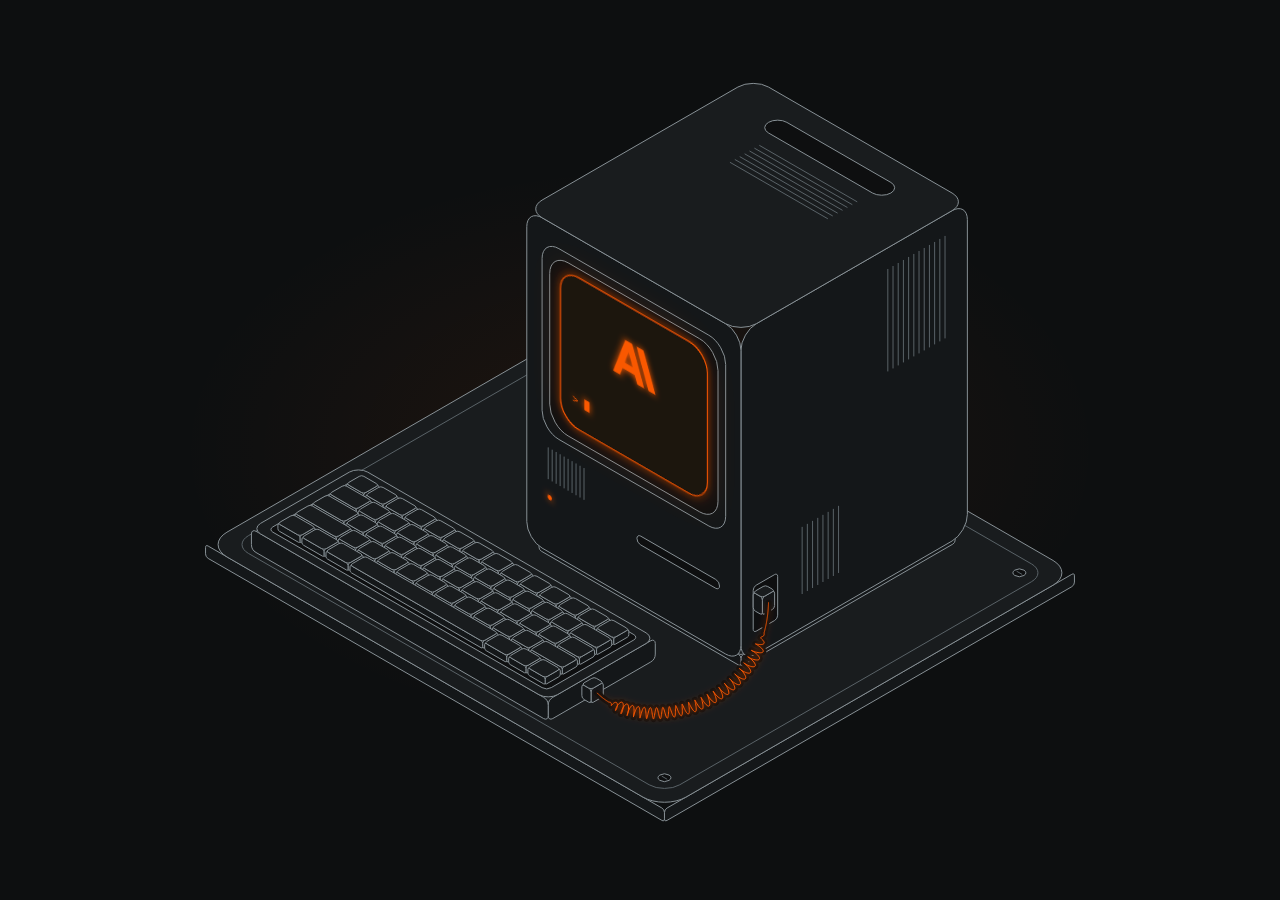
<file: collection/references/computer.html>
<!doctype html><html lang="zh-CN" data-theme="dark"><head><meta charset="utf-8"><meta name="viewport" content="width=device-width,initial-scale=1"><meta name="theme-color" content="#090a0b"><meta name="description" content="独立 SVG 等距复古电脑，支持键盘输入和开关机。"><title>Desk computer · 黑色版</title><style>
  :root {
    color-scheme: dark;
    --bg:#090a0b; --panel:#0d0f10; --edge:#30363a;
    --line:#879095; --detail:#596267; --body:#141719; --deck:#191c1e;
    --ink:#aeb7bb; --ink-hi:#eef1f2; --live:#ffffff;
    --glass:#0f1011; --glass-on:#1a1410; --recess:#0e0f10;
    --accent:#ff7a1a; --accent-hi:#ffb070; --accent-dim:rgba(255,122,26,.10);
    --mono:"DM Mono",ui-monospace,"SF Mono",Menlo,Consolas,monospace;
  }
  @media (prefers-color-scheme: light) { :root:not([data-theme="dark"]) {
    color-scheme: light;
    --bg:#e9eaea; --panel:#f6f6f5; --edge:#d6d8d8;
    --line:#8e9397; --detail:#c3c6c8; --body:#ececeb; --deck:#f3f3f2;
    --ink:#6a6f73; --ink-hi:#16181a; --live:#0c0d0e;
    --glass:#dcdede; --glass-on:#f3e6da; --recess:#e2e4e4;
    --accent:#f06a00; --accent-hi:#ff8c2e; --accent-dim:rgba(240,106,0,.08);
  } }
  :root[data-theme="light"] {
    color-scheme: light;
    --bg:#e9eaea; --panel:#f6f6f5; --edge:#d6d8d8;
    --line:#8e9397; --detail:#c3c6c8; --body:#ececeb; --deck:#f3f3f2;
    --ink:#6a6f73; --ink-hi:#16181a; --live:#0c0d0e;
    --glass:#dcdede; --glass-on:#f3e6da; --recess:#e2e4e4;
    --accent:#f06a00; --accent-hi:#ff8c2e; --accent-dim:rgba(240,106,0,.08);
  }
  /* ---------- shared figure vocabulary ---------- */
  #stage text { font-family:var(--mono); }
  .face { fill:var(--body); stroke:var(--line); stroke-width:1; vector-effect:non-scaling-stroke; stroke-linejoin:round; }
  .face.top { fill:var(--deck); }
  .face.recess { fill:var(--recess); }
  .detail { fill:none; stroke:var(--detail); stroke-width:1; vector-effect:non-scaling-stroke; }
  .label { fill:var(--ink); font-family:var(--mono); }
  .glass { fill:var(--glass); transition:fill .3s, stroke .3s; }
  .glass.hot { fill:var(--glass-on); stroke:var(--accent); }
  .halo { fill:var(--accent); opacity:0; transition:opacity .4s; }
  .halo.hot { opacity:.22; }
  .scr { fill:var(--accent-hi); font-family:var(--mono); }
  .scr-accent { fill:var(--accent); }
  .led { fill:var(--detail); transition:fill .2s; }
  .led.hot { fill:var(--accent); }
  .wire { fill:none; stroke:var(--line); stroke-width:1; vector-effect:non-scaling-stroke; stroke-linecap:round; stroke-linejoin:round; transition:stroke .4s; }
  .wire.hot { stroke:var(--accent); }
  .wire-under { fill:none; stroke:var(--panel); stroke-width:3.5; stroke-linecap:round; stroke-linejoin:round; }
  .pulse { fill:none; stroke:var(--accent-hi); stroke-width:2.2; stroke-linecap:round; vector-effect:non-scaling-stroke;
           stroke-dasharray:70 1200; stroke-dashoffset:70; opacity:0; }
  .pulse.go { animation:flow .55s linear; }
  @keyframes flow { 0% { stroke-dashoffset:70; opacity:1; } 90% { opacity:1; } 100% { stroke-dashoffset:-1000; opacity:0; } }
  .press { cursor:pointer; transition:transform 60ms ease-out; }
  .press.down { transform:translateY(3px); }
  .press .face { transition:fill .6s ease-out, stroke .6s ease-out; }
  .press.lit .face, .press.latched .face { fill:var(--accent); stroke:var(--accent-hi); transition:none; }
  .press.lit .face.top, .press.latched .face.top { fill:var(--accent-hi); }
  .press.lit { filter:url(#glow); }
  .press.latched { filter:url(#soft); }
  .press:hover .face.top { stroke:var(--ink); }
  .blink { animation:blink 1s steps(1) infinite; }
  @keyframes blink { 50% { opacity:0; } }
  @media (prefers-reduced-motion:reduce) {
    .press, .glass, .halo, .press .face, .wire { transition:none; } .blink { animation:none; } .pulse.go { animation:none; }
  }

:root{--mono:Consolas,"SFMono-Regular",Menlo,"Microsoft YaHei",monospace;--accent:#f95800;--accent-hi:#f95800;--accent-dim:#f9580014}
*{box-sizing:border-box}body{margin:0;background:var(--bg);color:var(--ink-hi);font:14px var(--mono);-webkit-font-smoothing:antialiased}main{width:min(960px,100%);padding:24px;margin:auto}.canvas{border:1px solid var(--edge);border-radius:18px;background:var(--panel);overflow:hidden}.toolbar{display:flex;align-items:center;justify-content:space-between;gap:16px;padding:16px 20px}.palette,.actions{display:flex;gap:8px}button{font:inherit;cursor:pointer;transition:transform 140ms ease-out}button:active{transform:scale(.96)}button:focus-visible,input:focus-visible{outline:2px solid var(--accent);outline-offset:4px}.swatch{width:40px;height:40px;border:1px solid transparent;background:none;border-radius:50%;display:grid;place-items:center}.swatch i{width:14px;height:14px;border-radius:50%;background:var(--sw)}.swatch[aria-pressed=true]{border-color:var(--line)}.swatch[aria-pressed=true] i{box-shadow:0 0 12px var(--sw)}.action{min-height:40px;padding:9px 14px;border:1px solid var(--edge);border-radius:8px;color:var(--ink-hi);background:var(--bg)}#stageHolder{background:none}#stageHolder.glow{background:radial-gradient(ellipse 48% 42% at 50% 50%,var(--accent-dim),transparent 75%)}#stage{display:block;width:100%;height:auto;aspect-ratio:4/3;max-height:calc(100dvh - 180px);min-height:340px;user-select:none;touch-action:manipulation}.fx{position:absolute;width:0;height:0;overflow:hidden}.entry{padding:16px 20px;border-top:1px solid var(--edge)}input{width:100%;height:42px;font:inherit;border:1px solid var(--edge);border-radius:7px;padding:10px 12px;background:var(--bg);color:var(--ink-hi)}input:disabled{opacity:.4}.key:focus,#cpu:focus{outline:none}.key:focus-visible .face.top,#cpu:focus-visible .face.top{stroke:var(--accent);stroke-width:1.8}#cpu{cursor:pointer}
@media(max-width:600px){main{padding:14px}.toolbar{padding:12px}.entry{padding:12px}#stage{min-height:0;max-height:none}.action{font-size:12px;padding:9px 10px}}
@media(prefers-reduced-motion:reduce){*,*::before,*::after{animation:none!important;transition:none!important}}

:root[data-theme="dark"],:root[data-theme="light"]{--accent:#f95800;--accent-hi:#f95800;--accent-dim:#f9580014}
</style><link rel="stylesheet" href="embedded.css?v=54"></head><body>
<svg class="fx" aria-hidden="true"><defs><filter id="glow" filterUnits="userSpaceOnUse" x="-2000" y="-2000" width="6000" height="6000"><feGaussianBlur stdDeviation="4" result="b"/><feMerge><feMergeNode in="b"/><feMergeNode in="b"/><feMergeNode in="SourceGraphic"/></feMerge></filter><filter id="soft" filterUnits="userSpaceOnUse" x="-2000" y="-2000" width="6000" height="6000"><feGaussianBlur stdDeviation="2.2" result="b"/><feMerge><feMergeNode in="b"/><feMergeNode in="SourceGraphic"/></feMerge></filter><filter id="bloom" filterUnits="userSpaceOnUse" x="-2000" y="-2000" width="6000" height="6000"><feGaussianBlur stdDeviation="9"/></filter></defs></svg>
<main><section class="canvas" aria-label="Desk computer"><div class="toolbar"><div class="palette" role="group" aria-label="发光颜色"><button class="swatch" data-color="#f95800" aria-label="橙色灯光" aria-pressed="true" style="--sw:#f95800"><i aria-hidden="true"></i></button><button class="swatch" data-color="#16f7ff" aria-label="青色灯光" aria-pressed="false" style="--sw:#16f7ff"><i aria-hidden="true"></i></button></div><div class="actions"><button class="action" id="demo">演示</button><button class="action" id="power" aria-label="关闭电源" aria-pressed="true">电源</button></div></div><div id="stageHolder"><svg id="stage" data-fig="computer" xmlns="http://www.w3.org/2000/svg" role="group" aria-label="等距复古电脑，可点击键帽输入，点击机身开关电源"></svg></div><div class="entry"><input id="typing" type="text" aria-label="输入到电脑屏幕" placeholder="输入…" autocomplete="off" spellcheck="false"></div></section></main><script>/* Standalone extraction of April Zhu's Desk computer.
 * Source: https://iso-figures.vercel.app/#computer
 * Packaging and accessibility integration added for the standalone editions.
 */
const FIGS = [];
const ISO = (() => {
  const C = Math.cos(Math.PI / 6), S = Math.sin(Math.PI / 6);
  function kernel(OX, OY) {
    const P = (x,y,z) => [(x-y)*C + OX, (x+y)*S - z + OY];
    const D = (x,y,z) => [(x-y)*C, (x+y)*S - z];
    const plane = (O,U,V) => { const o=P(...O), u=D(...U), v=D(...V);
      return `matrix(${u[0]} ${u[1]} ${v[0]} ${v[1]} ${o[0]} ${o[1]})`; };
    const TOP   = (x,y,z) => plane([x,y,z],[1,0,0],[0,1,0]);
    const FRONT = (x,y,z) => plane([x,y,z],[1,0,0],[0,0,-1]);
    const SIDE  = (x,y,z) => plane([x,y,z],[0,-1,0],[0,0,-1]);
    const rect = (t,w,h,r=0,cls='face') => `<g transform="${t}"><rect class="${cls}" width="${w}" height="${h}" rx="${r}"/></g>`;
    const box = (x,y,z,w,d,h,r=0) =>
      rect(SIDE(x+w,y+d,z+h), d,h,Math.min(r,h/4)) +
      rect(FRONT(x,y+d,z+h), w,h,Math.min(r,h/4)) +
      rect(TOP(x,y,z+h), w,d,r,'face top');
    // same as box, with extra classes on every face (e.g. 'recess', 'glass')
    const boxc = (x,y,z,w,d,h,r,cls) =>
      rect(SIDE(x+w,y+d,z+h), d,h,Math.min(r,h/4),'face '+cls) +
      rect(FRONT(x,y+d,z+h), w,h,Math.min(r,h/4),'face '+cls) +
      rect(TOP(x,y,z+h), w,d,r,'face top '+cls);
    // 3D polyline -> SVG path "d"
    const path = pts => 'M' + pts.map(p => P(...p).map(n => n.toFixed(2)).join(' ')).join('L');
    return { C, S, P, D, plane, TOP, FRONT, SIDE, rect, box, boxc, path };
  }
  // Frame a scene: pass its extreme 3D corners. Returns kernel + viewBox padded to ~4:3.
  function frame(points, margin = 0.09, aspect = 4 / 3) {
    const d = points.map(([x,y,z]) => [(x-y)*C, (x+y)*S - z]);
    let x0 = Math.min(...d.map(p => p[0])), x1 = Math.max(...d.map(p => p[0]));
    let y0 = Math.min(...d.map(p => p[1])), y1 = Math.max(...d.map(p => p[1]));
    const m = margin * Math.max(x1 - x0, y1 - y0);
    let w = x1 - x0 + 2*m, h = y1 - y0 + 2*m;
    let ox = m - x0, oy = m - y0;
    if (w / h < aspect) { const nw = h * aspect; ox += (nw - w) / 2; w = nw; }
    else { const nh = w / aspect; oy += (nh - h) / 2; h = nh; }
    return { ...kernel(ox, oy), viewBox: `0 0 ${w.toFixed(1)} ${h.toFixed(1)}`, W: w, H: h };
  }
  // repeated detail lines in a face-local group
  const slits = (a0, a1, step, b0, b1, vertical = true, cls = 'detail') => {
    let s = ''; for (let a = a0; a <= a1 + 1e-6; a += step)
      s += vertical ? `<line class="${cls}" x1="${a}" y1="${b0}" x2="${a}" y2="${b1}"/>` : `<line class="${cls}" x1="${b0}" y1="${a}" x2="${b1}" y2="${a}"/>`;
    return s;
  };
  const esc = s => String(s).replace(/&/g,'&amp;').replace(/</g,'&lt;').replace(/>/g,'&gt;');
  return { kernel, frame, slits, esc };
})();
/* Fig 1 — Desk computer: type on it, click it to switch. */
FIGS.push({
  id: 'computer',
  name: 'Desk computer',
  hint: 'Type on it · click it to switch',
  aria: 'Isometric desk computer with keyboard. Type on your keyboard or click its keys to write on the screen; click the computer to switch it on or off.',
  css: `
    [data-fig="computer"] #cpu { cursor:pointer; }
    [data-fig="computer"] #cpu:hover .face.top { stroke:var(--ink); }
    [data-fig="computer"] .crt { opacity:0; transition:opacity .3s; }
    [data-fig="computer"].on .crt { opacity:1; }
    [data-fig="computer"] .logo { fill:var(--accent); }
  `,
  mount(stage, api) {
    /*  boxes            x    y    z    w    d    h
        plate            0    0    0  300  268    7
        plinth         112   22    7  132  140    6
        case           108   18   13  140  148  187   -> front y=166, top z=200
        keyboard        18  186    7  194   70   12   -> deck z=19
        keys          grid on the deck, h 4                                   */
    const K = api.iso.frame([[0,268,0],[300,0,7],[300,268,0],[108,18,200],[248,18,200],[108,166,200],[280,190,10]]);
    const { P, TOP, FRONT, SIDE, box, path } = K, slits = api.iso.slits;
    const PLZ = 7, CX = 108, CY = 18, CW = 140, CD = 148, CZ = 13, CH = 187, CT = CZ + CH, CF = CY + CD;
    const KX = 18, KY = 186, KW = 194, KD = 70, KZ = 7, KH = 12, KT = KZ + KH;

    let svg = `<defs><clipPath id="computer-glass"><rect x="22" y="22" width="96" height="86" rx="12"/></clipPath></defs>`;
    svg += box(0,0,0, 300,268,PLZ, 14);
    svg += `<g transform="${TOP(0,0,PLZ)}">
      <rect class="detail" x="9" y="9" width="282" height="250" rx="10"/>
      ${[[18,18],[282,18],[18,250],[282,250]].map(([x,y]) => `<circle class="face recess" cx="${x}" cy="${y}" r="3"/><line class="detail" x1="${x-1.8}" y1="${y}" x2="${x+1.8}" y2="${y}"/>`).join('')}
      <rect class="face recess" x="22" y="236" width="56" height="5" rx="2.5"/>
    </g>`;

    svg += `<g id="cpu">`;
    svg += box(CX+4, CY+4, PLZ, CW-8, CD-8, CZ-PLZ, 3);
    svg += box(CX, CY, CZ, CW, CD, CH, 10);
    svg += `<g transform="${TOP(CX,CY,CT)}"><rect class="face recess" x="30" y="14" width="80" height="12" rx="6"/>${slits(36, 58, 3.2, 40, 104, false)}</g>`;
    svg += `<g transform="${FRONT(CX,CF,CT)}">
      <rect class="face" x="10" y="12" width="120" height="108" rx="11"/>
      <rect class="face recess" x="15" y="17" width="110" height="98" rx="12"/>
      <rect class="halo" x="22" y="22" width="96" height="86" rx="12" filter="url(#bloom)"/>
      <rect class="face glass" filter="url(#soft)" x="22" y="22" width="96" height="86" rx="12"/>
      <g class="crt" clip-path="url(#computer-glass)"><g filter="url(#soft)">
        <g class="logo" transform="translate(56.5 42) scale(1.25)">
          <path fill-rule="evenodd" d="M0 17 L6.3 0 L9.9 0 L16.2 17 L12.6 17 L11.3 13.4 L4.9 13.4 L3.6 17 Z M6 10.4 L10.2 10.4 L8.1 4.5 Z"/>
          <path d="M12.2 0 L15.8 0 L22.1 17 L18.5 17 Z"/>
        </g>
        <text class="scr" id="computer-term" x="30" y="94" font-size="6">&gt; </text>
        <rect id="computer-cur" class="scr-accent blink" x="38" y="89" width="3.4" height="6"/>
      </g></g>
      ${slits(14, 38, 2.6, 128, 146)}
      <circle class="led" filter="url(#soft)" cx="15" cy="156" r="1.4"/>
      <rect class="face recess" x="72" y="148" width="54" height="5" rx="2.5"/>
    </g>`;
    svg += `<g transform="${SIDE(CX+CW,CF,CT)}">${slits(96, 136, 3.4, 12, 70)}${slits(40, 64, 3.4, 130, 168)}<rect class="face recess" x="8" y="148" width="16" height="26" rx="2"/></g>`;
    svg += `</g>`;

    svg += box(KX,KY,KZ, KW,KD,KH, 6);
    svg += `<g transform="${TOP(KX,KY,KT)}"><rect class="face recess" x="6" y="5" width="${KW-12}" height="${KD-10}" rx="3"/></g>`;
    const ROWS = [
      [['`',1],['1',1],['2',1],['3',1],['4',1],['5',1],['6',1],['7',1],['8',1],['9',1],['0',1],['-',1],['=',1],['Backspace',1]],
      [['Tab',1.5],['q',1],['w',1],['e',1],['r',1],['t',1],['y',1],['u',1],['i',1],['o',1],['p',1],['[',1],[']',1.5]],
      [['CapsLock',1.75],['a',1],['s',1],['d',1],['f',1],['g',1],['h',1],['j',1],['k',1],['l',1],[';',1],["'",1],['Enter',1.25]],
      [['Shift',2.25],['z',1],['x',1],['c',1],['v',1],['b',1],['n',1],['m',1],[',',1],['.',1],['/',1],['ShiftRight',1.75]],
      [['Control',1.25],['Alt',1.25],['Meta',1.25],[' ',7],['MetaRight',1.25],['AltRight',1],['ControlRight',1]],
    ];
    const AX = KX + 9, AY = KY + 7, U = (KW - 18) / 14, RD = (KD - 14) / ROWS.length, G = 1.3;
    ROWS.forEach((row, r) => { let x = AX; row.forEach(([k, w]) => {
      svg += `<g class="press key" data-key="${k.replace(/"/g,'&quot;')}">${box(x + G/2, AY + r*RD + G/2, KT, w*U - G, RD - G, 4, 1.5)}</g>`;
      x += w * U; }); });

    // coiled cable: keyboard right face -> computer side port
    const plugK = [KX+KW, 226, 9], plugC = [CX+CW, CF-16, CT-161];
    const P0 = [plugK[0]+6, plugK[1]+4, plugK[2]+4], P1 = [P0[0]+34, P0[1]+6, 8], P2 = [plugC[0]+30, plugC[1]+30, 8], P3 = [plugC[0]+6, plugC[1]+4, plugC[2]+5];
    const bez = t => P0.map((_, i) => (1-t)**3*P0[i] + 3*(1-t)**2*t*P1[i] + 3*(1-t)*t**2*P2[i] + t**3*P3[i]);
    const pts = [];
    for (let i = 0; i <= 900; i++) {
      const t = i / 900, p = bez(t), a = bez(Math.max(0, t - 1e-3)), b = bez(Math.min(1, t + 1e-3));
      let T = b.map((v, j) => v - a[j]); const tl = Math.hypot(...T); T = T.map(v => v / tl);
      let N1 = [T[1], -T[0], 0]; const nl = Math.hypot(...N1) || 1; N1 = N1.map(v => v / nl);
      const N2 = [T[1]*N1[2]-T[2]*N1[1], T[2]*N1[0]-T[0]*N1[2], T[0]*N1[1]-T[1]*N1[0]];
      const env = Math.min(1, Math.max(0, (t - .08) / .06)) * Math.min(1, Math.max(0, (.9 - t) / .06));
      const ang = t * 34 * 2 * Math.PI;
      pts.push(p.map((v, j) => v + env * 2.6 * (Math.cos(ang) * N1[j] + Math.sin(ang) * N2[j])));
    }
    const d = path(pts);
    svg += box(plugK[0], plugK[1], plugK[2], 6, 8, 8, 1.5);
    svg += box(plugC[0], plugC[1], plugC[2], 6, 8, 10, 1.5);
    svg += `<path class="wire-under" d="${d}"/><path class="wire" filter="url(#soft)" d="${d}"/><path class="pulse" filter="url(#glow)" pathLength="1000" d="${d}"/>`;

    stage.setAttribute('viewBox', K.viewBox);
    stage.innerHTML = svg;

    const st = { on: true, text: '', key: null };
    const q = s => stage.querySelector(s);
    const keys = new Map([...stage.querySelectorAll('.key')].map(k => [k.dataset.key, k]));
    const TAIL = 15, CW6 = 6 * 0.6;
    function render() {
      stage.classList.toggle('on', st.on);
      api.power(st.on);
      q('.glass').classList.toggle('hot', st.on); q('.halo').classList.toggle('hot', st.on);
      q('.led').classList.toggle('hot', st.on);
      stage.querySelectorAll('.wire').forEach(w => w.classList.toggle('hot', st.on));
      const vis = st.text.slice(-TAIL);
      q('#computer-term').textContent = '> ' + vis;
      q('#computer-cur').setAttribute('x', 30 + (2 + vis.length) * CW6 + .4);
      const parts = [st.on ? 'on' : 'off'];
      if (st.on || st.text) parts.push(`${st.text.length} chars`);
      if (st.key) parts.push(`key ${st.key}`);
      api.readout(parts.join(' · '));
    }
    const BASE = { '!':'1','@':'2','#':'3','$':'4','%':'5','^':'6','&':'7','*':'8','(':'9',')':'0','_':'-','+':'=','{':'[','}':']',':':';','"':"'",'<':',','>':'.','?':'/','~':'`' };
    function press(k, code = '') {
      let id = k.length === 1 ? (BASE[k] || k.toLowerCase()) : k;
      if (/Right$/.test(code)) id = code.replace(/Left|Right/, '') + 'Right';
      const el = keys.get(id); if (!el) return false;
      api.flash(el);
      if (st.on) api.replay(q('.pulse'));
      st.key = k === ' ' ? 'space' : k.length === 1 ? k : id.replace('Right','').toLowerCase();
      if (st.on) {
        if (k === 'Backspace') st.text = st.text.slice(0, -1);
        else if (k === 'Enter') st.text = '';
        else if (k.length === 1) st.text += k;
      }
      render(); return true;
    }
    stage.addEventListener('click', e => {
      const k = e.target.closest('.key');
      if (k) { const id = k.dataset.key; press(id.replace('Right', ''), /Right$/.test(id) ? id : ''); return; }
      if (e.target.closest('#cpu')) { st.on = !st.on; render(); }
    });
    render();
    return {
      getText: () => st.text,
      isOn: () => st.on,
      togglePower: () => { st.on = !st.on; render(); },
      key: e => press(e.key, e.code),
      demo: () => { 'hello claude'.split('').forEach((c, i) => api.after(i * 40, () => press(c))); },
    };
  },
});

const stage=document.getElementById('stage'),holder=document.getElementById('stageHolder'),input=document.getElementById('typing');
const timers=new Set(),flashes=new WeakMap();
const api={iso:ISO,readout:()=>{},power:on=>holder.classList.toggle('glow',on),
 after:(ms,fn)=>{const t=setTimeout(()=>{timers.delete(t);fn();sync();},ms);timers.add(t);return t;},
 flash:(el,ms=160)=>{if(!el)return;const old=flashes.get(el)||[];old.forEach(clearTimeout);el.classList.add('down','lit');const a=setTimeout(()=>el.classList.remove('down'),110),b=setTimeout(()=>el.classList.remove('lit'),ms);flashes.set(el,[a,b]);},
 replay:(el,cls='go')=>{if(!el)return;el.classList.remove(cls);requestAnimationFrame(()=>requestAnimationFrame(()=>el.classList.add(cls)));}
};
const figure=FIGS[0];
const figureStyle=document.createElement('style');figureStyle.textContent=figure.css;document.head.appendChild(figureStyle);
const handle=figure.mount(stage,api);
function sync(){input.value=handle.getText();input.disabled=!handle.isOn();const power=document.getElementById('power');power.setAttribute('aria-pressed',String(handle.isOn()));power.setAttribute('aria-label',handle.isOn()?'关闭电源':'开启电源');stage.querySelector('#cpu').setAttribute('aria-pressed',String(handle.isOn()));}
function stopDemo(){timers.forEach(clearTimeout);timers.clear();}
function send(key,code=''){handle.key({key,code});sync();}
const cpu=stage.querySelector('#cpu');cpu.setAttribute('role','button');cpu.setAttribute('tabindex','0');cpu.setAttribute('aria-label','电脑电源');
stage.querySelectorAll('.key').forEach(el=>{el.setAttribute('role','button');el.setAttribute('tabindex','0');el.setAttribute('aria-label',el.dataset.key===' '?'空格':el.dataset.key);});
stage.addEventListener('click',()=>{stopDemo();sync();});
stage.addEventListener('keydown',e=>{if((e.key==='Enter'||e.key===' ')&&e.target.closest('[role=button]')){e.preventDefault();stopDemo();const key=e.target.closest('.key');if(key)send(key.dataset.key.replace('Right',''));else{handle.togglePower();sync();}}});
document.addEventListener('keydown',e=>{if(e.defaultPrevented||e.ctrlKey||e.metaKey||e.altKey||e.isComposing||e.target.closest('input,textarea'))return;if(e.target.closest('button,[role=button]')&&(e.key==='Enter'||e.key===' '))return;if(e.key.length===1||e.key==='Backspace'||e.key==='Enter'){e.preventDefault();stopDemo();send(e.key,e.code);}});
input.addEventListener('input',()=>{stopDemo();const next=Array.from(input.value),old=Array.from(handle.getText());let n=0;while(n<next.length&&n<old.length&&next[n]===old[n])n++;for(let i=n;i<old.length;i++)handle.key({key:'Backspace'});for(let i=n;i<next.length;i++)handle.key({key:next[i]});sync();});
input.addEventListener('keydown',e=>{if(e.key==='Enter'&&!e.isComposing){e.preventDefault();stopDemo();send('Enter');}});
document.getElementById('demo').addEventListener('click',()=>{stopDemo();if(!handle.isOn())handle.togglePower();send('Enter');handle.demo();});
document.getElementById('power').addEventListener('click',()=>{stopDemo();handle.togglePower();sync();});
document.querySelectorAll('[data-color]').forEach(button=>button.addEventListener('click',()=>{const color=button.dataset.color,root=document.documentElement;root.style.setProperty('--accent',color);root.style.setProperty('--accent-hi',color);root.style.setProperty('--accent-dim',color+'14');root.style.setProperty('--glass-on',`color-mix(in srgb, ${color} 10%, ${root.dataset.theme==='light'?'#eef0f0':'#101112'})`);document.querySelectorAll('[data-color]').forEach(b=>b.setAttribute('aria-pressed',String(b===button)));}));
document.addEventListener('visibilitychange',()=>{if(document.hidden)stopDemo();});
sync();
</script></body></html>
</file>
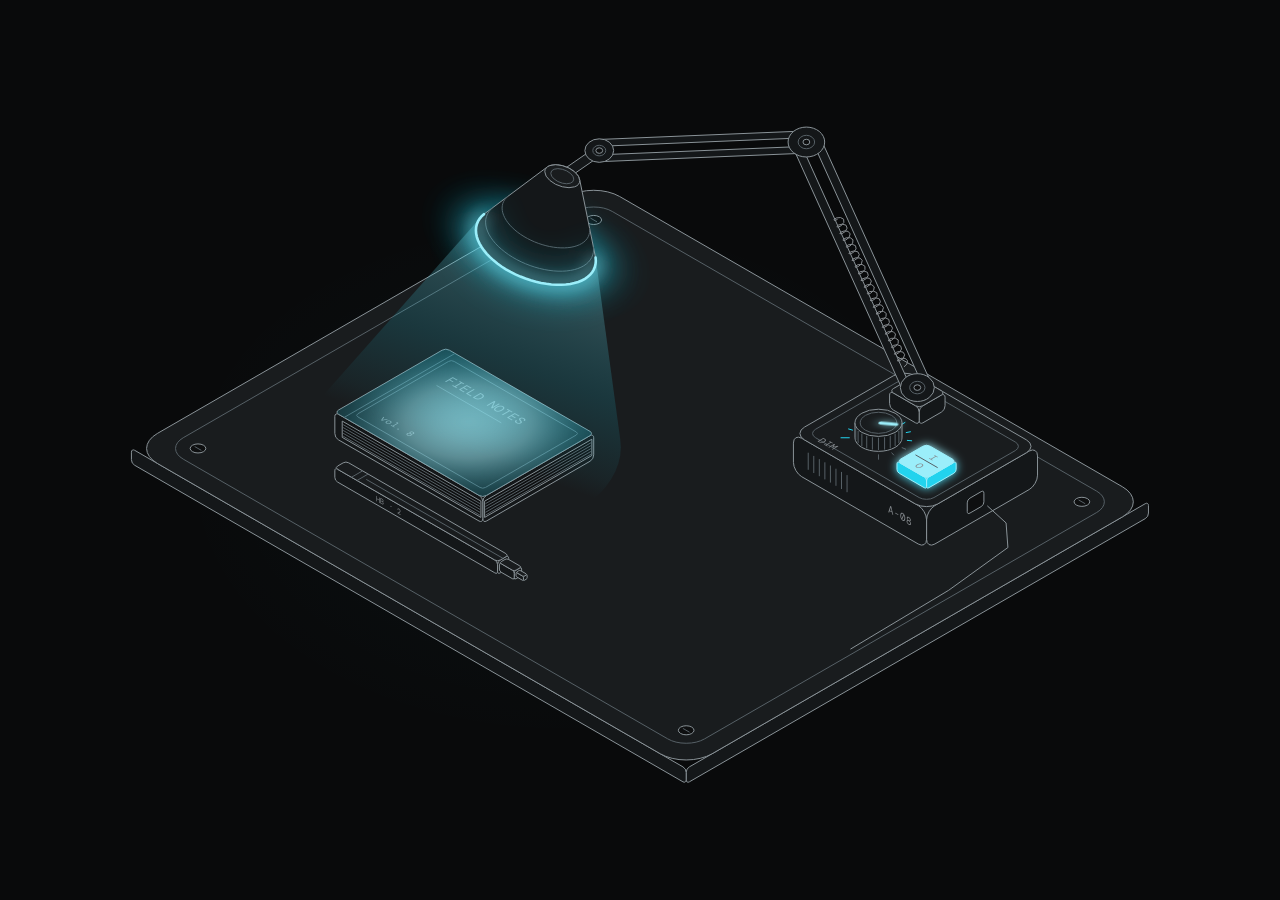
<file: collection/references/lamp.html>
<!doctype html>
<html lang="zh-CN" data-theme="dark">
<head>
  <meta charset="utf-8">
  <meta name="viewport" content="width=device-width, initial-scale=1">
  <meta name="theme-color" content="#090a0b">
  <meta name="description" content="可交互的等轴测台灯：青色灯圈、光锥、笔记本反光和十档亮度调节。">
  <title>A-08 · 等轴测台灯</title>
  <link rel="stylesheet" href="iso-figures-original-source/fonts.css">
  <link rel="stylesheet" href="iso-figures-original-source/styles.css">
  <style>
    :root[data-theme="dark"] {
      --bg:#090a0b; --panel:#090a0b; --edge:#333a3e;
      --line:#899297; --detail:#566066; --body:#141719; --deck:#191c1e;
    }
    body { padding:0; min-height:100dvh; }
    .wrap { max-width:1480px; gap:0; padding:16px 20px 12px; }
    .top { min-height:44px; padding:0 6px; }
    .top .hi { font-size:11px; }
    .top .dot { background:#22d3ee; box-shadow:0 0 10px #22d3ee; }
    .swatches { border-color:#303639; }
    .arrows { display:none; }
    .layout { display:block; }
    #nav { display:none; }
    figure { border:0; border-radius:0; background:transparent; padding:0; gap:0; }
    .cap { padding:3px 8px; color:#7c8488; font-size:10px; }
    #stageHolder { height:min(80dvh,1000px); min-height:610px; aspect-ratio:auto; }
    #stageHolder.glow { background:radial-gradient(ellipse 40% 39% at 44% 53%,rgba(34,211,238,.035),transparent 76%); }
    #stage { height:100%; }
    .bottom { display:flex; justify-content:space-between; align-items:center; gap:16px; padding:5px 8px 0; color:#858d91; font-size:11px; }
    .bottom button { border:1px solid #343b3f; color:#b9c4c7; background:#1b1e20; padding:8px 13px; border-radius:8px; font:inherit; cursor:pointer; }
    .bottom button:hover { border-color:#22d3ee; color:#c8f6ff; }
    .bottom button:focus-visible, .bottom input:focus-visible { outline:2px solid #22d3ee; outline-offset:3px; }
    .controls { display:flex; align-items:center; gap:12px; }
    .controls label { white-space:nowrap; color:#aab3b6; }
    .controls input { width:130px; accent-color:#22d3ee; cursor:pointer; }
    #brightness-value { min-width:32px; color:#b9edf5; font-variant-numeric:tabular-nums; }
    @media(max-width:640px) {
      .wrap { padding:12px 8px; }
      .top { gap:8px; }
      .cap { font-size:9px; }
      #stageHolder { height:65dvh; min-height:430px; }
      .bottom { flex-wrap:wrap; justify-content:center; text-align:center; }
    }
    @media(prefers-reduced-motion:reduce) { *,*::before,*::after { animation:none!important; transition:none!important; } }
  </style>
<link rel="stylesheet" href="embedded.css?v=54"></head>
<body>
  <svg class="fx" aria-hidden="true"><defs>
    <filter id="glow" filterUnits="userSpaceOnUse" x="-2000" y="-2000" width="6000" height="6000"><feGaussianBlur stdDeviation="4" result="b"/><feMerge><feMergeNode in="b"/><feMergeNode in="b"/><feMergeNode in="SourceGraphic"/></feMerge></filter>
    <filter id="soft" filterUnits="userSpaceOnUse" x="-2000" y="-2000" width="6000" height="6000"><feGaussianBlur stdDeviation="2.2" result="b"/><feMerge><feMergeNode in="b"/><feMergeNode in="SourceGraphic"/></feMerge></filter>
    <filter id="bloom" filterUnits="userSpaceOnUse" x="-2000" y="-2000" width="6000" height="6000"><feGaussianBlur stdDeviation="9"/></filter>
  </defs></svg>
  <div class="wrap">
    <header class="top">
      <span class="hi"><span class="dot"></span>A-08 / DESK LAMP</span>
      <div class="swatches" id="swatches" role="radiogroup" aria-label="灯光颜色"></div>
      <div class="arrows"><button id="prev" aria-label="上一个物件">←</button><button id="next" aria-label="下一个物件">→</button></div>
    </header>
    <main class="layout">
      <nav id="nav" aria-label="物件列表"></nav>
      <figure>
        <div class="cap"><span class="hi" id="fignum">Fig 8</span><span id="figname">Desk lamp</span></div>
        <div id="stageHolder"></div>
        <div class="bottom">
          <span id="hint">点击台灯底座开关或按 O 键</span>
          <span class="controls">
            <button id="toggle-lamp" type="button">关闭台灯</button>
            <label for="brightness">亮度</label>
            <input id="brightness" type="range" min="0" max="100" step="10" value="70">
            <output id="brightness-value" for="brightness">70%</output>
          </span>
          <span class="hi" id="readout" role="status" aria-live="polite">on · 70%</span>
        </div>
      </figure>
    </main>
  </div>
  <script>
    // Focused local presentation of the saved Iso Figures source.
    // Original work: April Zhu, https://iso-figures.vercel.app/ . See
    // iso-figures-original-source/THIRD_PARTY_NOTICES.md for source details.
    if (location.hash !== '#lamp') location.hash = 'lamp';
    try { localStorage.setItem('iso-accent', 'cyan'); } catch (_) {}
  </script>
  <script src="iso-figures-original-source/app.js"></script>
  <script>
    const lampStage = document.getElementById('stage');
    const lampSwitch = lampStage.querySelector('#lamp-switch');
    const readout = document.getElementById('readout');
    const toggleButton = document.getElementById('toggle-lamp');
    const brightness = document.getElementById('brightness');
    const brightnessValue = document.getElementById('brightness-value');
    function pressLampKey(key) {
      window.dispatchEvent(new KeyboardEvent('keydown', { key, bubbles:true }));
    }
    function syncControls() {
      const text = readout.textContent || '';
      toggleButton.textContent = text.startsWith('on') ? '关闭台灯' : '打开台灯';
      const match = text.match(/(\d+)%/);
      if (match) {
        brightness.value = match[1];
        brightnessValue.textContent = `${match[1]}%`;
      }
    }
    lampSwitch.dispatchEvent(new MouseEvent('click', { bubbles:true }));
    toggleButton.addEventListener('click', () => pressLampKey('o'));
    brightness.addEventListener('input', () => {
      const level = Number(brightness.value);
      pressLampKey(level === 100 ? 'm' : String(level / 10));
      brightnessValue.textContent = `${level}%`;
    });
    new MutationObserver(syncControls).observe(readout, { childList:true, characterData:true, subtree:true });
    syncControls();
  </script>
<script src="hit-areas.js"></script></body>
</html>
</file>
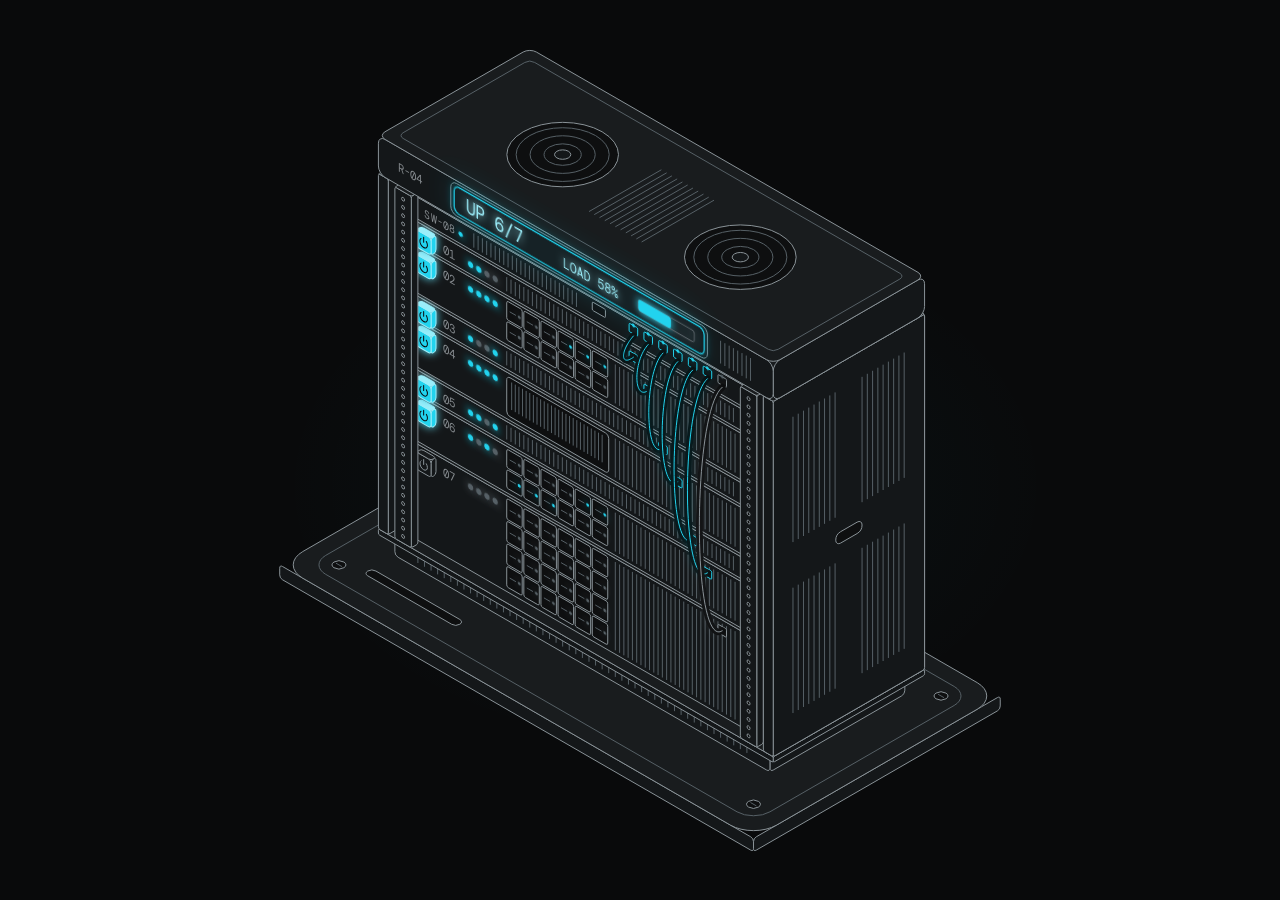
<file: collection/references/rack.html>
<!doctype html>
<html lang="zh-CN" data-theme="dark">
<head>
  <meta charset="utf-8">
  <meta name="viewport" content="width=device-width, initial-scale=1">
  <meta name="theme-color" content="#090a0b">
  <meta name="description" content="可交互的等轴测服务器机架：七台设备、青色状态灯、线缆流光和实时负载。">
  <title>R-04 · 等轴测服务器机架</title>
  <link rel="stylesheet" href="iso-figures-original-source/fonts.css">
  <link rel="stylesheet" href="iso-figures-original-source/styles.css">
  <style>
    :root[data-theme="dark"] {
      --bg:#090a0b; --panel:#090a0b; --edge:#333a3e;
      --line:#899297; --detail:#566066; --body:#141719; --deck:#191c1e;
    }
    body { padding:0; min-height:100dvh; }
    .wrap { max-width:1180px; gap:0; padding:16px 20px 12px; }
    .top { min-height:44px; padding:0 6px; }
    .top .hi { font-size:11px; }
    .top .dot { background:#22d3ee; box-shadow:0 0 10px #22d3ee; }
    .swatches { border-color:#303639; }
    .arrows { display:none; }
    .layout { display:block; }
    #nav { display:none; }
    figure { border:0; border-radius:0; background:transparent; padding:0; gap:0; }
    .cap { padding:3px 8px; color:#7c8488; font-size:10px; }
    #stageHolder { height:min(82dvh,980px); min-height:620px; aspect-ratio:auto; }
    #stageHolder.glow { background:radial-gradient(ellipse 40% 39% at 52% 54%,rgba(34,211,238,.045),transparent 76%); }
    #stage { height:100%; }
    .bottom { display:flex; justify-content:space-between; align-items:center; gap:16px; padding:2px 8px 0; color:#858d91; font-size:11px; }
    .bottom button { border:1px solid #343b3f; color:#b9c4c7; background:#1b1e20; padding:8px 13px; border-radius:8px; font:inherit; cursor:pointer; }
    .bottom button:hover { border-color:#22d3ee; color:#c8f6ff; }
    .bottom button:focus-visible { outline:2px solid #22d3ee; outline-offset:3px; }
    .bottom .actions { display:flex; gap:8px; }
    @media(max-width:640px) {
      .wrap { padding:12px 8px; }
      .top { gap:8px; }
      .cap { font-size:9px; }
      #stageHolder { height:70dvh; min-height:460px; }
      .bottom { flex-wrap:wrap; justify-content:center; text-align:center; }
    }
    @media(prefers-reduced-motion:reduce) { *,*::before,*::after { animation:none!important; transition:none!important; } }
  </style>
<link rel="stylesheet" href="embedded.css?v=54"></head>
<body>
  <svg class="fx" aria-hidden="true"><defs>
    <filter id="glow" filterUnits="userSpaceOnUse" x="-2000" y="-2000" width="6000" height="6000"><feGaussianBlur stdDeviation="4" result="b"/><feMerge><feMergeNode in="b"/><feMergeNode in="b"/><feMergeNode in="SourceGraphic"/></feMerge></filter>
    <filter id="soft" filterUnits="userSpaceOnUse" x="-2000" y="-2000" width="6000" height="6000"><feGaussianBlur stdDeviation="2.2" result="b"/><feMerge><feMergeNode in="b"/><feMergeNode in="SourceGraphic"/></feMerge></filter>
    <filter id="bloom" filterUnits="userSpaceOnUse" x="-2000" y="-2000" width="6000" height="6000"><feGaussianBlur stdDeviation="9"/></filter>
  </defs></svg>
  <div class="wrap">
    <header class="top">
      <span class="hi"><span class="dot"></span>R-04 / SERVER RACK</span>
      <div class="swatches" id="swatches" role="radiogroup" aria-label="灯光颜色"></div>
      <div class="arrows"><button id="prev" aria-label="上一个物件">←</button><button id="next" aria-label="下一个物件">→</button></div>
    </header>
    <main class="layout">
      <nav id="nav" aria-label="物件列表"></nav>
      <figure>
        <div class="cap"><span class="hi" id="fignum">Fig 4</span><span id="figname">Server rack</span></div>
        <div id="stageHolder"></div>
        <div class="bottom">
          <span id="hint">点击机架按钮或按数字键 1–7</span>
          <span class="actions"><button id="turn-on" type="button">全部开启</button><button id="turn-off" type="button">全部关闭</button></span>
          <span class="hi" id="readout" role="status" aria-live="polite">6/7 up</span>
        </div>
      </figure>
    </main>
  </div>
  <script>
    // This is a focused, locally customized presentation of the saved Iso Figures source.
    // Original work: April Zhu, https://iso-figures.vercel.app/ . See
    // iso-figures-original-source/THIRD_PARTY_NOTICES.md for source details.
    if (location.hash !== '#rack') location.hash = 'rack';
    try { localStorage.setItem('iso-accent', 'cyan'); } catch (_) {}
  </script>
  <script src="iso-figures-original-source/app.js"></script>
  <script>
    const rackStage = document.getElementById('stage');
    function setUnit(n, on) {
      const unit = rackStage.querySelector(`.rack-unit[data-n="${n}"]`);
      const button = rackStage.querySelector(`.rack-btn[data-n="${n}"]`);
      if (unit && button && button.classList.contains('latched') !== on)
        unit.dispatchEvent(new MouseEvent('click', { bubbles:true }));
    }
    for (let n = 1; n <= 6; n++) setUnit(n, true);
    document.getElementById('turn-on').addEventListener('click', () => {
      for (let n = 1; n <= 7; n++) setUnit(n, true);
    });
    document.getElementById('turn-off').addEventListener('click', () => {
      for (let n = 1; n <= 7; n++) setUnit(n, false);
    });
  </script>
</body>
</html>
</file>
<file: collection/collection.css>
body{margin:0!important;overflow:hidden;background:#fafafa!important}
main,.layout,#computer-view{margin:0!important;padding:0!important;width:100%!important;max-width:none!important;height:100dvh!important;display:block!important}
.sidebar,aside,.object-switch,.topbar,.footer,.canvas-head,.canvas-foot,.entry,.edition,.theme,.theme-toggle,.object-frame{display:none!important}
.canvas,.canvas-card,.stage-wrap{position:absolute!important;inset:0!important;margin:0!important;padding:0!important;border:0!important;border-radius:0!important;min-height:0!important;max-height:none!important;background:#fafafa!important;overflow:hidden!important}
#stage{position:absolute!important;inset:0!important;width:100%!important;height:100%!important;min-height:0!important;max-height:none!important;aspect-ratio:auto!important}
.paused *{animation-play-state:paused!important}
.gallery-demo{position:fixed;z-index:5;bottom:12px;left:50%;transform:translateX(-50%);border:1px solid #e6e4df;border-radius:22px;background:#fffefbe8;color:#f95800;padding:9px 17px;font:12px system-ui;cursor:pointer;box-shadow:0 2px 10px #00000006}
.gallery-demo:hover{background:#fff2e7}
.gallery-demo:active{transform:translateX(-50%) scale(.96)}
.gallery-demo:focus-visible{outline:2px solid #f95800;outline-offset:3px}
</file>
<file: arcade.css>
*{box-sizing:border-box}body{margin:0;background:#fafafa;color:#858077;font-family:system-ui,sans-serif}main{height:100dvh;display:flex;flex-direction:column;align-items:center;justify-content:center;overflow:hidden;background:radial-gradient(ellipse at 50% 70%,#eee9e033,transparent 64%)}svg{display:block;width:100%;height:calc(100% - 35px);max-width:850px;user-select:none;touch-action:none}canvas{display:block;width:100%;height:100%;border-radius:10px;filter:drop-shadow(0 0 4px #ff7d1733)}.hint{margin:0 0 12px;font-size:11px;letter-spacing:.08em}.embedded .hint{display:none}.embedded svg{height:100%}.button,#joystick{cursor:pointer;outline:none}.button:focus-visible,.button:hover{filter:drop-shadow(0 0 4px #ff8b2188)}.button .cap{transition:transform 100ms ease,filter 120ms ease}.button.down .cap{transform:translateY(-2px);filter:drop-shadow(0 0 9px #ff7517)}#stick{transition:transform 75ms ease}#joystick:focus-visible{filter:drop-shadow(0 0 5px #f88127)}

#arcade-stage{width:100%;height:calc(100% - 35px);touch-action:none}#arcade-stage canvas{display:block;width:100%;height:100%;filter:none;border-radius:0;outline:none}.embedded #arcade-stage{height:100%}
</file>
<file: style.css>
:root{--accent:#f95800;--bg:#fafafa;--edge:#939393;--fine:#bebebe;--top:#fcfcfc;--front:#f5f5f5;--side:#e7e7e7;--recess:#cecece;--ink:#818181}
*{box-sizing:border-box}
body{margin:0;background:var(--bg);overflow:hidden}
main{height:100dvh;width:100%;display:grid;place-items:center;background:radial-gradient(ellipse at 48% 56%,#fff 0%,var(--bg) 75%)}
svg{width:min(100vw,calc(100dvh * 1.33333));height:auto;max-height:100dvh;display:block;overflow:visible}
svg *{vector-effect:non-scaling-stroke}
.device{cursor:pointer;outline:none;-webkit-tap-highlight-color:transparent}
.device .outline{transition:stroke 180ms ease,stroke-width 180ms ease}
.device:hover .outline{stroke:#ba947d}
.device:focus-visible .outline{stroke:var(--accent);stroke-width:2.5}
.device.source .outline{stroke:#c99b7f}
.key,.tray,.disk,#touchpad{cursor:pointer;outline:none}
.key text{user-select:none}
.key .key-face{transition:fill 100ms ease,stroke 100ms ease}
.key:hover .key-face,.key:focus-visible .key-face{stroke:var(--accent);stroke-width:2}
.key.pressed .key-face,.key.latched .key-face{fill:var(--accent);stroke:var(--accent)}
.key.pressed text{fill:white}
.tray.selected .tray-face,.tray:focus-visible .tray-face{stroke:var(--accent);stroke-width:2}
.disk{transition:transform 220ms ease}
.disk.ejected{transform:translateY(-24px)}
.disk:focus-visible .outline,#touchpad:focus-visible rect{stroke:var(--accent);stroke-width:2.5}
.device [data-action]:focus-visible .outline{stroke:var(--accent);stroke-width:2.5}
.busy .tray:not(.selected) .led{animation:none;opacity:.4}
.cable path:nth-child(4){stroke:var(--cable-highlight,#ffbd76)}
.inspecting #nas,.inspecting #switch,.inspecting #dock{opacity:0;pointer-events:none}
.inspecting .cable,.inspecting #floor,.inspecting #clips{visibility:hidden}
.led{fill:var(--accent);stroke:none;opacity:.7;transition:opacity 180ms ease}
.device.busy .led{animation:blink 650ms ease-in-out infinite alternate}
.device.complete .led{opacity:1}
.signal{fill:none;stroke:#fff4dc;stroke-width:3;stroke-linecap:round;stroke-dasharray:10 58;opacity:0;pointer-events:none}
.flowing .signal{opacity:1;animation:flow 900ms linear infinite}
.flowing.reverse .signal{animation-direction:reverse}
.screen-chart{transition:opacity 200ms ease}
.busy .screen-chart{animation:screen 1.4s ease-in-out infinite alternate}
.sr-only{position:absolute;width:1px;height:1px;padding:0;margin:-1px;overflow:hidden;clip-path:inset(50%);white-space:nowrap;border:0}
@keyframes flow{to{stroke-dashoffset:-136}}
@keyframes blink{from{opacity:1}to{opacity:.25}}
@keyframes screen{to{opacity:.45}}
@media(prefers-reduced-motion:reduce){*,*::before,*::after{animation:none!important;transition:none!important}.flowing .signal{opacity:.85}.device.busy .led{opacity:1}}
</file>
<file: rack.css>
body{background:#fafafa}
#rack [role=button]{cursor:pointer;outline:none}
#rack [role=button]:hover .control-face,#rack [role=button]:focus-visible .control-face{stroke:var(--accent);stroke-width:2}
#rack .port.active .socket{fill:var(--accent)}
#rack .patch-wire{fill:none;stroke:#f95800;stroke-width:3.4;stroke-linecap:round}
#rack .wire-core{fill:none;stroke:#ffc38c;stroke-width:1.4;pointer-events:none}
#rack .wire-signal{fill:none;stroke:#fff5db;stroke-width:1.5;stroke-dasharray:4 24;opacity:0;pointer-events:none}
#rack .patch.active .wire-signal{opacity:1;animation:rack-flow 650ms linear infinite}
#rack .drive{transition:transform 220ms ease}
#rack .drive.ejected{transform:translate(-15px,13px)}
#rack .drive.ejected .drive-led{fill:#aaa}
#rack .drive.selected .control-face{stroke:var(--accent);stroke-width:1.5}
#rack .drive-led,#rack .status-led{fill:var(--accent)}
#rack.power-off .drive-led,#rack.power-off .status-led{fill:#bcbcbc}
#rack.power-off .patch-wire{stroke:#c5c5c5}
#rack.power-off .wire-core{stroke:#e5e5e5}
#rack.power-off .wire-signal{animation:none;opacity:0}
#rack.boosted .status-led{animation:rack-led 600ms ease-in-out infinite alternate}
#rack.paused .wire-signal,#rack.paused .status-led{animation-play-state:paused}
#rack .power-cap{transform:translateY(1.4px);transition:transform 120ms ease}
#rack.power-off .power-cap{transform:translateY(0)}
#rack #rack-power.is-down .power-cap{transform:translateY(3.5px)}
#rack.power-off .power-face{fill:#c1c6c6;stroke:#949c9c}
#rack.power-off .power-edge{fill:#7d8585}
#rack .port-led{fill:#899090;opacity:.35;pointer-events:none}
#rack:not(.power-off):not(.booting) .port.active .port-led{animation:light-train 1.6s linear var(--phase,0s) infinite;filter:drop-shadow(0 0 2px #ff9a4a)}
#rack:not(.power-off):not(.booting) .drive:not(.ejected) .drive-led{animation:light-train 1.6s linear var(--phase,0s) infinite;filter:drop-shadow(0 0 2px #ff9a4a)}
#rack:not(.power-off):not(.booting) .status-led{animation:status-pulse 2.4s ease-in-out var(--phase,0s) infinite}
#rack:not(.power-off):not(.booting).boosted .status-led{animation-duration:.8s}
#rack.booting .status-led,#rack.booting .drive:not(.ejected) .drive-led,#rack.booting .port.active .port-led{animation:boot-light 350ms ease var(--boot,1.6s) both}
#rack.power-off .port.active .socket{fill:#858d8d}
#rack.power-off .port-led{fill:#9ca3a3;opacity:.3}
#rack.paused .port-led,#rack.paused .drive-led{animation-play-state:paused!important}
#rack .patch.active .wire-signal{stroke-width:2;stroke-dasharray:4 15;animation-duration:500ms}
@keyframes light-train{0%,11%{fill:#fff3ba;opacity:1}19%,100%{fill:#f95800;opacity:.45}}
@keyframes status-pulse{0%,100%{opacity:.4}45%,60%{opacity:1}}
@keyframes boot-light{from{opacity:0;fill:#858d8d}to{opacity:1;fill:#ff9140}}
#rack .physical-cap{transform:translate(0,0);transition:transform 110ms ease}
#rack .physical-button[aria-pressed=true] .physical-cap{transform:translate(.85px,-.5px)}
#rack .physical-button.is-down .physical-cap{transform:translate(3.4px,-2px)}
#rack .physical-button[aria-pressed=false] .cap-color,#rack.power-off .cap-color{fill:#aeb8b8}
#rack .physical-drive.ejected{transform:translate(-17.2px,9.8px)}
#rack .unit-off .unit-face{fill:#d5dada}
#rack .unit-off .drive-led,#rack .unit-off .status-led,#rack .unit-off .port-led{animation:none!important;fill:#a1aaaa!important;opacity:.4;filter:none!important}
#rack .unit-off .socket{fill:#858f8f!important}
#rack .unit-off .patch-wire{stroke:#b8c1c1}
#rack .unit-off .wire-core{stroke:#e1e5e5}
#rack .patch.active .wire-signal{animation-duration:var(--traffic-speed,500ms)}
#rack.power-off .cap-solid .control-face{fill:#b3bbbb}
#rack .physical-button:hover .cap-color{stroke:#e77d2e;stroke-width:1.2}
#rack .managed-cable .patch-wire{stroke-width:2.2}
#rack .managed-cable .wire-core{stroke-width:.8}
#rack .managed-cable .wire-signal{stroke-width:1.1;stroke-dasharray:4 19}
#rack .managed-cable.inactive .patch-wire{stroke:#b4c0c0}
#rack .managed-cable.inactive .wire-core{stroke:#e1e7e7}
#rack .managed-cable.inactive .cable-plug{fill:#b7c1c1;stroke:#9ba7a7}
#rack-interior-content .solid>path:nth-child(1){fill:#222b31;stroke:#596771}
#rack-interior-content .solid>path:nth-child(2){fill:url(#module-front);stroke:#64727c}
#rack-interior-content .solid>path:nth-child(3){fill:url(#module-top);stroke:#75828b}
#rack-interior-content rect:not([stroke=none]){stroke:#626e77}
#rack-interior-content rect[fill="#f6f6f6"],#rack-interior-content rect[fill="#e5e8e8"],#rack-interior-content rect[fill="#dedede"],#rack-interior-content rect[fill="#e7eaea"]{fill:#414d57}
#rack-interior-content rect[fill="#969e9e"],#rack-interior-content rect[fill="#919999"],#rack-interior-content rect[fill="#697575"]{fill:#1b242b}
#rack-interior-content rect[fill="#b6bdbd"],#rack-interior-content rect[fill="#b6bcbc"]{fill:#45525d}
#rack-interior-content rect[fill="#d5dada"]{fill:#202a31;stroke:#65717b}
#rack-interior-content rect[fill="#747f7f"]{fill:#101b22}
#rack-interior-content .socket{fill:#101a21;stroke:#6a7780}
#rack-interior-content .port.active .socket{fill:var(--accent)}
#rack-interior-content .vent-hole{fill:#11191f;stroke:#55636e;stroke-width:.3}
#rack-interior-content text{fill:#a0adb7}
#rack-interior-content line{stroke:#81909c}
#rack-interior-content .cable-plug{stroke:#d17c35}
#rack-interior-content .physical-button[aria-pressed=false] .cap-color{fill:#596772}
#front-glass-pane,#front-glass-pane *{pointer-events:none}
@keyframes rack-flow{to{stroke-dashoffset:-56}}
@keyframes rack-led{to{opacity:.25}}
@media(prefers-reduced-motion:reduce){#rack .wire-signal,#rack .status-led,#rack .port-led,#rack .drive-led{animation:none!important}#rack .power-cap,#rack .physical-cap{transition:none}#rack .port.active .port-led{fill:var(--accent);opacity:1}}
</file>
<file: robot.css>
[hidden]{display:none!important}
#rack-panel,#robot-panel{position:absolute;inset:0;display:grid;place-items:center}
#robot-stage{position:absolute;inset:0;touch-action:none}
#robot-stage canvas{display:block;width:100%;height:100%;outline:none}
#robot-stage canvas:focus-visible{outline:2px solid #f95800;outline-offset:-4px}
.product-switch{position:fixed;z-index:5;top:24px;left:50%;transform:translateX(-50%);display:flex;gap:4px;padding:4px;border-radius:30px;background:#ffffffd9;box-shadow:0 2px 12px #00000008,0 0 0 1px #00000008;backdrop-filter:blur(10px)}
.product-switch button,.robot-controls button{border:0;background:transparent;color:#777;font-family:system-ui;cursor:pointer;transition:background 160ms ease,color 160ms ease,transform 120ms ease}
.product-switch button{min-height:40px;padding:0 22px;border-radius:24px;font-size:13px}
.product-switch button[aria-pressed=true]{background:#242b30;color:#fff}
.product-switch button:active,.robot-controls button:active{transform:scale(.96)}
button:focus-visible{outline:2px solid #f95800;outline-offset:4px}
.robot-controls{position:absolute;bottom:28px;left:50%;transform:translateX(-50%);display:flex;gap:10px;padding:6px 10px;border-radius:32px;background:#ffffffd9;box-shadow:0 3px 18px #00000007,0 0 0 1px #00000007;backdrop-filter:blur(10px)}
.robot-controls button{width:44px;height:44px;border-radius:50%;font-size:24px;display:grid;place-items:center}
.robot-controls button:hover{background:#f3ede6;color:#f95800}
.robot-controls button[aria-pressed=true]{color:#f95800;background:#fff0e3}
.robot-controls svg{width:21px;height:21px;max-height:none;fill:none;stroke:currentColor;stroke-width:1.5;stroke-linecap:round;stroke-linejoin:round}
@media(max-width:600px){.product-switch{top:16px}.robot-controls{bottom:20px}}
</file>
<file: charger.css>
#charger-panel{position:absolute;inset:0;display:grid;place-items:center}
#charger-stage{position:absolute;inset:0;touch-action:none}
#charger-stage canvas{display:block;width:100%;height:100%;outline:none}
#charger-stage canvas:focus-visible{outline:2px solid #f95800;outline-offset:-4px}
.product-switch{white-space:nowrap}
@media(max-width:600px){.product-switch button{padding:0 17px}}
</file>
<file: clock.css>
#clock-panel{position:absolute;inset:0;display:grid;place-items:center}
#clock-stage{position:absolute;inset:0;touch-action:none}
#clock-stage canvas{display:block;width:100%;height:100%;outline:none}
#clock-stage canvas:focus-visible{outline:2px solid #f95800;outline-offset:-4px}
.clock-dialog{border:0;border-radius:16px;padding:28px;width:min(340px,calc(100vw - 32px));background:#fff;color:#333;box-shadow:0 18px 70px #0002;font:14px system-ui}
.clock-dialog::backdrop{background:#10151a25;backdrop-filter:blur(3px)}
.clock-dialog h2{font-size:18px;font-weight:500;margin:0 0 22px}
.clock-dialog label{display:flex;align-items:center;gap:10px;margin:16px 0}
.clock-dialog input[type=time]{font:30px ui-monospace,monospace;width:100%;padding:12px;border:1px solid #ddd;border-radius:8px;background:#fafafa;color:#333}
.clock-dialog input[type=checkbox]{accent-color:#f95800;width:18px;height:18px}
.clock-dialog footer{display:flex;justify-content:flex-end;gap:10px;margin-top:24px}
.clock-dialog button{font:inherit;border:0;background:#f2f2f2;padding:10px 18px;min-height:40px;border-radius:8px;cursor:pointer}
.clock-dialog button[type=submit]{background:#f95800;color:#fff}
@media(max-width:600px){body[data-product=clock] .product-switch button{padding:0 12px}}
.clock-features{position:absolute;bottom:92px;left:50%;transform:translateX(-50%);display:grid;justify-items:center;gap:8px;width:max-content;max-width:96vw;font:12px system-ui}
.clock-modes,.clock-options{display:flex;align-items:center;gap:4px}
.clock-features button,.clock-features select{font:inherit;min-height:36px;padding:0 14px;border:1px solid #dedbd5;border-radius:6px;background:#fff9;color:#76716a;cursor:pointer;transition:background 150ms,color 150ms}
.clock-features button[aria-pressed=true]{background:#36332d;color:#ff9c40;border-color:#36332d}
.clock-features button:active{transform:translateY(1px)}
.clock-features button:focus-visible,.clock-features select:focus-visible{outline:2px solid #f95800;outline-offset:2px}
@media(max-width:600px){.clock-features{bottom:100px}.clock-features button,.clock-features select{padding:0 10px;min-height:40px}}

.clock-features{display:none}
</file>
<file: controller.css>
#controller-panel{position:absolute;inset:0;display:grid;place-items:center}
#controller-stage{position:absolute;inset:0;touch-action:none}
#controller-stage canvas{display:block;width:100%;height:100%;outline:none}
#controller-stage canvas:focus-visible{outline:2px solid #f95800;outline-offset:-4px}
@media(max-width:600px){.product-switch button{padding:0 11px;font-size:12px}.product-switch{gap:1px;max-width:96vw}}
</file>
<file: power-supply.css>
#supply-panel{position:absolute;inset:0;display:grid;place-items:center}
#supply-stage{position:absolute;inset:0;touch-action:none}
#supply-stage canvas{display:block;width:100%;height:100%;outline:none}
#supply-stage canvas:focus-visible{outline:2px solid #f95800;outline-offset:-4px}
@media(max-width:600px){.product-switch button{padding:0 8px;font-size:11px}}
</file>
<file: television.css>
#tv-panel{position:absolute;inset:0;display:grid;place-items:center}
#tv-stage{position:absolute;inset:0;touch-action:none}
#tv-stage canvas{display:block;width:100%;height:100%;outline:none}
#tv-stage canvas:focus-visible{outline:2px solid #f95800;outline-offset:-4px}
@media(max-width:600px){.product-switch{width:max-content;max-width:97vw;padding:3px;gap:0}.product-switch button{padding:0 7px;font-size:11px}}
</file>
<file: embedded.css>
.embedded .product-switch{display:none}
.embedded .robot-controls{bottom:8px;gap:5px;padding:4px 6px;background:#ffffffc9;backdrop-filter:none}
.embedded .robot-controls button{width:32px;height:32px}
.embedded .robot-controls svg{width:17px;height:17px}
.embedded canvas:focus{outline:none}
.embedded canvas:focus-visible{outline:2px solid #f95800;outline-offset:-3px}
</file>
<file: gallery.css>
*{box-sizing:border-box}
body{margin:0;background:#f2f1ee;color:#353631;font-family:system-ui,-apple-system,"Segoe UI",sans-serif}
main{max-width:1600px;margin:auto;padding:28px;display:grid;grid-template-columns:repeat(3,minmax(0,1fr));gap:22px}
.work{min-width:0;overflow:hidden;background:#fafafa;border:1px solid #deded7;border-radius:14px;box-shadow:0 3px 14px #24251a04;contain:layout paint}
.work header{height:46px;display:flex;align-items:center;justify-content:space-between;padding:0 17px;border-bottom:1px solid #eeeee8}
.work h2{margin:0;font-size:13px;font-weight:500;letter-spacing:.02em}
.work h2 span{font-size:11px;color:#96978e;margin-right:10px;font-variant-numeric:tabular-nums}
.work a{display:grid;place-items:center;width:30px;height:30px;color:#74766d;text-decoration:none;border-radius:6px;font-size:20px}
.work a:hover{background:#eeeee8;color:#f95800}
.work a:focus-visible{outline:2px solid #f95800;outline-offset:2px}
.work:focus-within{border-color:#b3b1a8}
.viewing{overflow:hidden}
.viewer{padding:0;border:1px solid #deded7;border-radius:16px;width:min(1200px,calc(100vw - 48px));height:calc(100dvh - 48px);max-width:none;max-height:none;background:#fafafa;overflow:hidden;box-shadow:0 24px 100px #0003;color:#353631}
.viewer::backdrop{background:#171a1dcc}
.viewer>header{display:flex;align-items:center;gap:18px;height:54px;padding:0 14px 0 22px;border-bottom:1px solid #e8e7e0}
.viewer h2{margin:0;font-size:14px;font-weight:500}
.escape-hint{margin-left:auto;color:#797b72;font-size:12px}
.viewer-close{border:0;border-radius:8px;background:transparent;color:#55594f;width:38px;height:38px;font:26px system-ui;cursor:pointer}
.viewer-close:hover{background:#eeeee8;color:#f95800}
.viewer-close:focus-visible{outline:2px solid #f95800;outline-offset:2px}
.viewer-frame{display:block;width:100%;height:calc(100% - 54px);border:0}
@media(max-width:620px){.viewer{width:100vw;height:100dvh;margin:0;border:0;border-radius:0}.viewer>header{padding-left:16px}.escape-hint{font-size:11px}}
.work iframe{display:block;width:100%;height:420px;border:0;background:#fafafa}
@media(min-width:1600px){.work iframe{height:460px}}
@media(max-width:1050px){main{grid-template-columns:repeat(2,minmax(0,1fr));padding:20px;gap:18px}.work iframe{height:400px}}
@media(max-width:620px){main{grid-template-columns:minmax(0,1fr);padding:12px;gap:16px}.work iframe{height:400px}}
</file>
<file: collection/references/embedded.css>
body{margin:0!important;padding:0!important;overflow:hidden}
main,.wrap,.layout,figure,.canvas{position:absolute!important;inset:0!important;margin:0!important;padding:0!important;max-width:none!important;width:100%!important;height:100dvh!important;border:0!important;border-radius:0!important;display:block!important}
.wrap>header.top,figure>.bottom,figure>.cap,#nav,.canvas>.toolbar,.canvas>.entry{display:none!important}
#stageHolder{position:absolute!important;inset:0!important;width:100%!important;height:100%!important;min-height:0!important;aspect-ratio:auto!important}
#stage{display:block!important;width:100%!important;height:100%!important;min-height:0!important;max-height:none!important;aspect-ratio:auto!important}
</file>
<file: collection/references/iso-figures-original-source/fonts.css>
@font-face {
  font-family: 'DM Mono';
  font-style: normal;
  font-weight: 400;
  font-display: swap;
  src: url(assets/dm-mono-400.ttf) format('truetype');
}
@font-face {
  font-family: 'DM Mono';
  font-style: normal;
  font-weight: 500;
  font-display: swap;
  src: url(assets/dm-mono-500.ttf) format('truetype');
}
</file>
<file: collection/references/iso-figures-original-source/styles.css>
:root {
    color-scheme: dark;
    --bg:#0c0d0e; --panel:#141516; --edge:#222426;
    --line:#3d4144; --detail:#2b2e30; --body:#17181a; --deck:#1b1d1f;
    --ink:#868b8f; --ink-hi:#e6e8e9; --live:#f4f5f5;
    --glass:#0f1011; --glass-on:#1a1410; --recess:#0e0f10;
    --accent:#ff7a1a; --accent-hi:#ffb070; --accent-dim:rgba(255,122,26,.10);
    --mono:"DM Mono",ui-monospace,"SF Mono",Menlo,Consolas,monospace;
  }
  @media (prefers-color-scheme: light) { :root:not([data-theme="dark"]) {
    color-scheme: light;
    --bg:#e9eaea; --panel:#f6f6f5; --edge:#d6d8d8;
    --line:#8e9397; --detail:#c3c6c8; --body:#ececeb; --deck:#f3f3f2;
    --ink:#6a6f73; --ink-hi:#16181a; --live:#0c0d0e;
    --glass:#dcdede; --glass-on:#f3e6da; --recess:#e2e4e4;
    --accent:#f06a00; --accent-hi:#ff8c2e; --accent-dim:rgba(240,106,0,.08);
  } }
  :root[data-theme="light"] {
    color-scheme: light;
    --bg:#e9eaea; --panel:#f6f6f5; --edge:#d6d8d8;
    --line:#8e9397; --detail:#c3c6c8; --body:#ececeb; --deck:#f3f3f2;
    --ink:#6a6f73; --ink-hi:#16181a; --live:#0c0d0e;
    --glass:#dcdede; --glass-on:#f3e6da; --recess:#e2e4e4;
    --accent:#f06a00; --accent-hi:#ff8c2e; --accent-dim:rgba(240,106,0,.08);
  }
  * { box-sizing:border-box; }
  body { margin:0; background:var(--bg); color:var(--ink); font-family:var(--mono); font-size:13px; padding:20px 16px 32px; }
  .wrap { max-width:1180px; margin-inline:auto; display:grid; gap:14px; }
  .top { display:flex; flex-wrap:wrap; align-items:center; justify-content:space-between; gap:8px 18px; text-transform:uppercase; letter-spacing:.14em; padding:0 4px; }
  .top .hi { color:var(--ink-hi); }
  .top .dot { display:inline-block; width:6px; height:6px; border-radius:50%; background:var(--accent); box-shadow:0 0 8px var(--accent); margin-right:10px; vertical-align:1px; }
  .arrows { display:flex; gap:6px; }
  .arrows button, nav button { font:inherit; color:inherit; background:none; border:1px solid var(--edge); border-radius:10px; cursor:pointer; }
  .arrows button { padding:6px 12px; letter-spacing:.14em; text-transform:uppercase; }
  .arrows button:hover { color:var(--ink-hi); border-color:var(--line); }
  .top .hi { margin-right:auto; }
  .swatches { display:flex; align-items:center; gap:4px; padding:4px; border:1px solid var(--edge); border-radius:999px; }
  .swatches button { width:26px; height:26px; border-radius:50%; border:1px solid transparent; background:none; cursor:pointer; display:grid; place-items:center; padding:0; }
  .swatches button i { width:12px; height:12px; border-radius:50%; background:var(--sw); border:1px solid var(--line); box-shadow:0 0 0 0 var(--sw); transition:box-shadow .2s, transform .2s; }
  .swatches button:hover i { transform:scale(1.15); }
  .swatches button[aria-checked="true"] { border-color:var(--line); }
  .swatches button[aria-checked="true"] i { box-shadow:0 0 10px 1px var(--sw); }
  .swatches button:focus-visible { outline:2px solid var(--accent); outline-offset:1px; }
  .layout { display:grid; grid-template-columns:230px minmax(0,1fr); grid-template-rows:auto 1fr; grid-template-areas:"nav fig" "credit fig"; gap:14px; align-items:start; }
  .layout > nav { grid-area:nav; } .layout > figure { grid-area:fig; } .layout > .credit { grid-area:credit; }
  .credit { align-self:end; display:grid; gap:3px; padding:0 16px 22px; font-size:12px; line-height:1.5; letter-spacing:.04em; }
  .credit a { color:var(--ink); text-decoration:none; width:fit-content; transition:color .2s; }
  .credit a:hover { color:var(--ink-hi); }
  .credit a:hover .ar { color:var(--accent); }
  .credit .ar { color:var(--line); transition:color .2s; }
  .credit .by { color:var(--line); }
  .credit .nm { color:var(--ink); }
  .credit .cr { color:var(--line); margin-top:8px; font-size:11px; display:grid; gap:1px; }
  .credit .cr .hs { white-space:nowrap; }
  .credit .cr a { color:var(--line); }
  .credit .cr a:hover { color:var(--ink-hi); }
  .credit .soc { display:flex; gap:12px; margin-top:4px; }
  .credit .soc a { display:grid; place-items:center; width:16px; height:16px; }
  .credit .soc svg { width:14px; height:14px; fill:currentColor; transition:fill .2s; }
  .credit .soc a:hover svg { fill:var(--accent); }
  .credit a:focus-visible { outline:1px solid var(--accent); outline-offset:2px; border-radius:3px; }
  nav { display:grid; gap:4px; background:var(--panel); border:1px solid var(--edge); border-radius:22px; padding:14px; }
  nav button { display:flex; gap:12px; align-items:center; text-align:left; padding:9px 12px; border-color:transparent; letter-spacing:.06em; }
  nav button .n { color:var(--line); font-size:12px; transition:color .2s; }
  nav button:hover { color:var(--ink-hi); }
  nav button[aria-current="true"] { color:var(--ink-hi); border-color:var(--edge); background:var(--bg); }
  nav button[aria-current="true"] .n { color:var(--accent); text-shadow:0 0 8px var(--accent); }
  figure { margin:0; background:var(--panel); border:1px solid var(--edge); border-radius:22px; padding:22px 26px; display:grid; gap:6px; min-width:0; }
  .cap { display:flex; flex-wrap:wrap; justify-content:space-between; gap:4px 18px; text-transform:uppercase; letter-spacing:.14em; }
  .cap .hi { color:var(--ink-hi); text-transform:none; letter-spacing:.05em; }
  #stageHolder { aspect-ratio:4/3; border-radius:14px; transition:background .5s; background:radial-gradient(ellipse 50% 45% at 50% 52%, transparent, transparent); }
  #stageHolder.glow { background:radial-gradient(ellipse 50% 45% at 50% 52%, var(--accent-dim), transparent 72%); }
  #stage { width:100%; height:100%; display:block; touch-action:manipulation; user-select:none; -webkit-user-select:none; }
  #stage:focus { outline:none; }
  #stage:focus-visible { outline:1px dashed var(--line); outline-offset:4px; border-radius:8px; }
  .fx { position:absolute; width:0; height:0; overflow:hidden; }
  @media (max-width: 820px) {
    .layout { grid-template-columns:1fr; grid-template-rows:auto; grid-template-areas:"nav" "fig" "credit"; }
    .credit { padding:4px 8px 0; display:flex; flex-wrap:wrap; align-items:center; gap:4px 14px; }
    .credit .soc { margin-top:0; }
    .credit .cr { margin-top:0; flex-basis:100%; }
    nav { position:relative; top:0; display:flex; overflow-x:auto; border-radius:16px; padding:8px; scrollbar-width:none; }
    nav button { flex:none; padding:8px 10px; }
    figure { padding:16px; }
  }

  /* ---------- shared figure vocabulary ---------- */
  #stage text { font-family:var(--mono); }
  .face { fill:var(--body); stroke:var(--line); stroke-width:1; vector-effect:non-scaling-stroke; stroke-linejoin:round; }
  .face.top { fill:var(--deck); }
  .face.recess { fill:var(--recess); }
  .detail { fill:none; stroke:var(--detail); stroke-width:1; vector-effect:non-scaling-stroke; }
  .label { fill:var(--ink); font-family:var(--mono); }
  .glass { fill:var(--glass); transition:fill .3s, stroke .3s; }
  .glass.hot { fill:var(--glass-on); stroke:var(--accent); }
  .halo { fill:var(--accent); opacity:0; transition:opacity .4s; }
  .halo.hot { opacity:.22; }
  .scr { fill:var(--accent-hi); font-family:var(--mono); }
  .scr-accent { fill:var(--accent); }
  .led { fill:var(--detail); transition:fill .2s; }
  .led.hot { fill:var(--accent); }
  .wire { fill:none; stroke:var(--line); stroke-width:1; vector-effect:non-scaling-stroke; stroke-linecap:round; stroke-linejoin:round; transition:stroke .4s; }
  .wire.hot { stroke:var(--accent); }
  .wire-under { fill:none; stroke:var(--panel); stroke-width:3.5; stroke-linecap:round; stroke-linejoin:round; }
  .pulse { fill:none; stroke:var(--accent-hi); stroke-width:2.2; stroke-linecap:round; vector-effect:non-scaling-stroke;
           stroke-dasharray:70 1200; stroke-dashoffset:70; opacity:0; }
  .pulse.go { animation:flow .55s linear; }
  @keyframes flow { 0% { stroke-dashoffset:70; opacity:1; } 90% { opacity:1; } 100% { stroke-dashoffset:-1000; opacity:0; } }
  .press { cursor:pointer; transition:transform 60ms ease-out; }
  .press.down { transform:translateY(3px); }
  .press .face { transition:fill .6s ease-out, stroke .6s ease-out; }
  .press.lit .face, .press.latched .face { fill:var(--accent); stroke:var(--accent-hi); transition:none; }
  .press.lit .face.top, .press.latched .face.top { fill:var(--accent-hi); }
  .press.lit { filter:url(#glow); }
  .press.latched { filter:url(#soft); }
  .press:hover .face.top { stroke:var(--ink); }
  .blink { animation:blink 1s steps(1) infinite; }
  @keyframes blink { 50% { opacity:0; } }
  @media (prefers-reduced-motion:reduce) {
    .press, .glass, .halo, .press .face, .wire { transition:none; } .blink { animation:none; } .pulse.go { animation:none; }
  }
</file>
